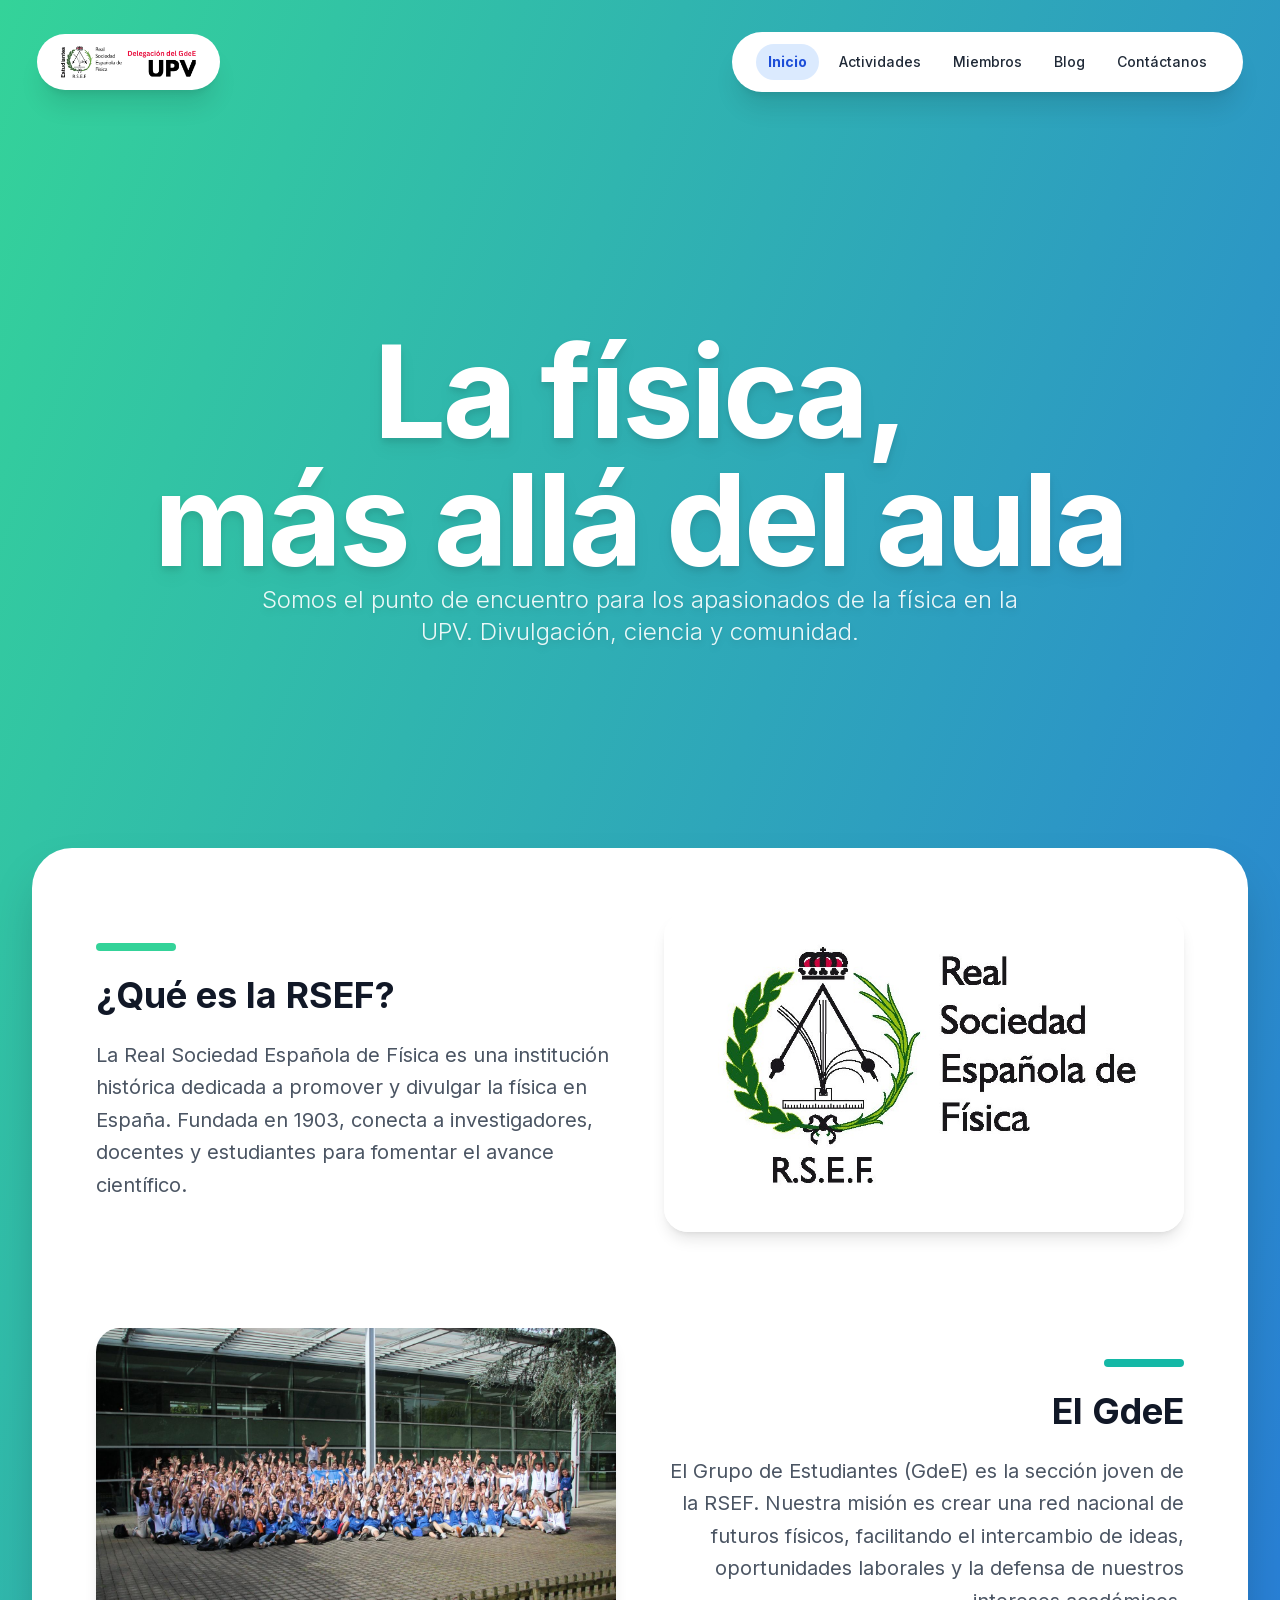
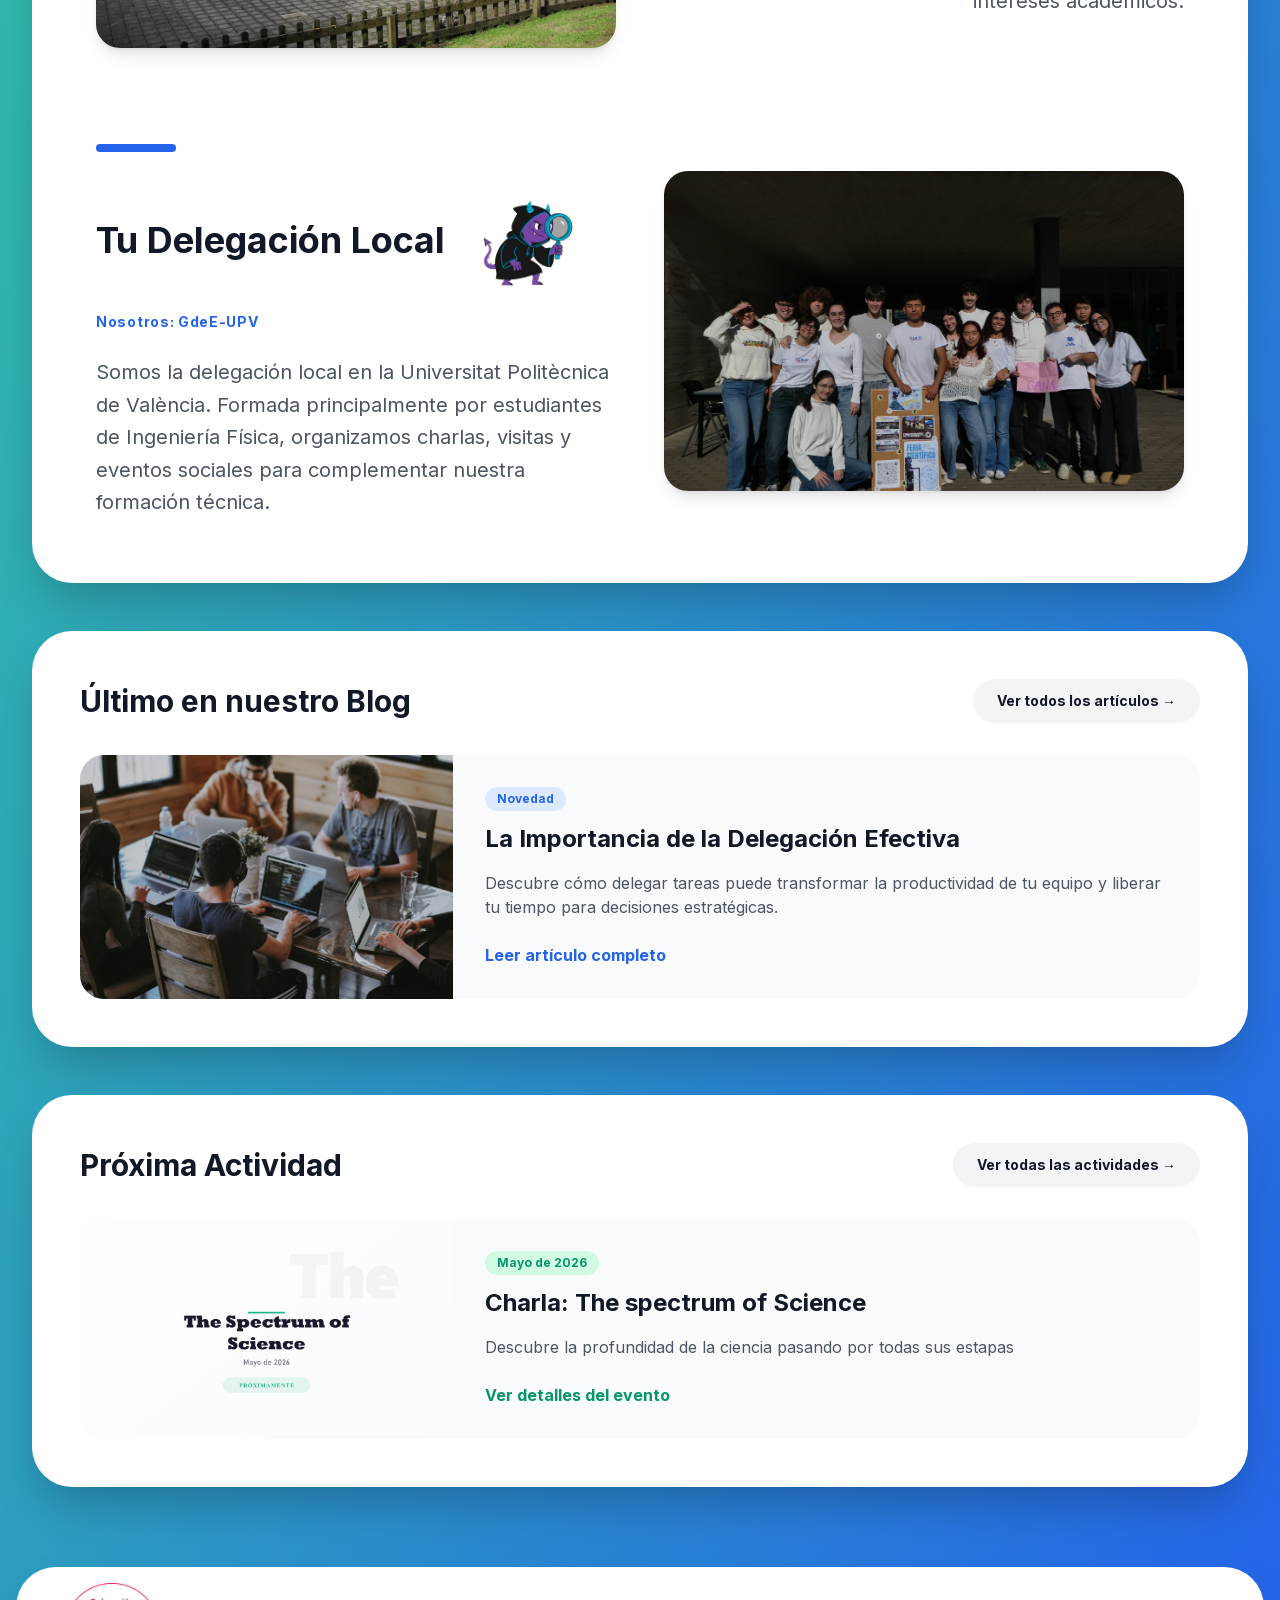
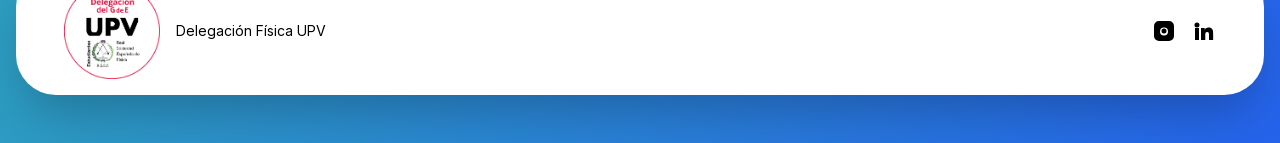
<file: index.html>
﻿<!DOCTYPE html><html lang="es"><head><meta charSet="utf-8"/><meta name="viewport" content="width=device-width, initial-scale=1"/><link rel="preload" as="image" href="./images/logo.png" fetchPriority="high"/><link rel="preload" as="image" href="./images/home/logo_RSEF.jpg" fetchPriority="high"/><link rel="stylesheet" href="./_next/static/css/4289b209d06cdaaa.css" data-precedence="next"/></head><body class="__className_f367f3 min-h-screen w-full bg-gradient-to-br from-emerald-400 to-blue-600 text-white"><header class="fixed top-8 left-0 right-0 z-50 flex justify-center px-4 pointer-events-none"><div class="flex items-center relative transition-all duration-75 ease-out pointer-events-auto" style="background-color:rgba(255, 255, 255, 0);backdrop-filter:blur(0px);box-shadow:none;border-radius:9999px;padding:0rem 0rem"><div class="flex items-center px-6 py-3 rounded-full transition-all duration-75" style="background-color:rgba(255, 255, 255, 1);box-shadow:0 20px 25px -5px rgb(0 0 0 / 0.1), 0 8px 10px -6px rgb(0 0 0 / 0.1)"><a class="flex items-center gap-2 hover:opacity-80 transition-opacity" href="./index.html"><img alt="Logo" fetchPriority="high" width="135" height="32" decoding="async" data-nimg="1" class="h-8 w-auto object-contain" style="color:transparent" src="./images/logo.png"/></a></div><div style="width:40vw;height:1px"></div><nav class="hidden sm:flex items-center gap-1 sm:gap-2 text-sm font-medium text-gray-800 px-6 py-3 rounded-full transition-all duration-75" style="background-color:rgba(255, 255, 255, 1);box-shadow:0 20px 25px -5px rgb(0 0 0 / 0.1), 0 8px 10px -6px rgb(0 0 0 / 0.1)"><a class="px-3 py-2 rounded-full transition-all duration-300 bg-blue-100 text-blue-700 font-bold" href="./index.html">Inicio</a><a class="px-3 py-2 rounded-full transition-all duration-300 hover:bg-gray-100 hover:text-blue-600" href="./actividades.html">Actividades</a><a class="px-3 py-2 rounded-full transition-all duration-300 hover:bg-gray-100 hover:text-blue-600" href="./sobre-nosotros.html">Miembros</a><a class="px-3 py-2 rounded-full transition-all duration-300 hover:bg-gray-100 hover:text-blue-600" href="./blog.html">Blog</a><a class="px-3 py-2 rounded-full transition-all duration-300 hover:bg-gray-100 hover:text-blue-600" href="./contactanos.html">Contáctanos</a></nav><div class="sm:hidden ml-2"><button aria-label="Abrir menú" aria-expanded="false" class="p-2 rounded-full bg-white bg-opacity-90 shadow-sm text-gray-800 focus:outline-none focus:ring-2 focus:ring-blue-500"><svg xmlns="http://www.w3.org/2000/svg" class="h-5 w-5" fill="none" viewBox="0 0 24 24" stroke="currentColor" stroke-width="2" aria-hidden="true"><path stroke-linecap="round" stroke-linejoin="round" d="M4 6h16M4 12h16M4 18h16"></path></svg></button></div></div></header><main class="min-h-screen pt-32 px-4"><div class="container mx-auto pb-20"><div class="flex min-h-[80vh] flex-col items-center justify-center text-center"><h1 class="max-w-6xl text-6xl font-bold tracking-tight text-white md:text-8xl lg:text-9xl leading-tight drop-shadow-lg">La física, <br/>más allá del aula</h1><p class="max-w-3xl text-xl md:text-2xl text-white/90 font-light leading-relaxed drop-shadow-md">Somos el punto de encuentro para los apasionados de la física en la UPV. Divulgación, ciencia y comunidad.</p></div><div class="mx-4 rounded-[2.5rem] bg-white p-8 shadow-2xl lg:p-16 mb-12"><div class="flex flex-col gap-24"><div class="flex flex-col md:flex-row items-center gap-12"><div class="flex-1 text-left"><div class="h-2 w-20 bg-emerald-400 rounded-full mb-6"></div><h2 class="text-4xl font-bold text-gray-900 mb-6">¿Qué es la RSEF?</h2><p class="text-gray-600 leading-relaxed text-xl">La Real Sociedad Española de Física es una institución histórica dedicada a promover y divulgar la física en España. Fundada en 1903, conecta a investigadores, docentes y estudiantes para fomentar el avance científico.</p></div><div class="flex-1 w-full"><div class="relative h-64 md:h-80 w-full overflow-hidden rounded-3xl shadow-lg transform transition-transform hover:scale-[1.02] duration-500"><img alt="RSEF Física" fetchPriority="high" decoding="async" data-nimg="fill" class="object-contain bg-white" style="position:absolute;height:100%;width:100%;left:0;top:0;right:0;bottom:0;color:transparent" src="./images/home/logo_RSEF.jpg"/></div></div></div><div class="flex flex-col md:flex-row items-center gap-12"><div class="flex-1 w-full order-2 md:order-1"><div class="relative h-64 md:h-80 w-full overflow-hidden rounded-3xl shadow-lg transform transition-transform hover:scale-[1.02] duration-500"><img alt="Grupo de Estudiantes" loading="lazy" decoding="async" data-nimg="fill" class="object-cover" style="position:absolute;height:100%;width:100%;left:0;top:0;right:0;bottom:0;color:transparent" src="./images/home/ENEF25.jpeg"/></div></div><div class="flex-1 text-right order-1 md:order-2 flex flex-col items-end"><div class="h-2 w-20 bg-teal-500 rounded-full mb-6"></div><h2 class="text-4xl font-bold text-gray-900 mb-6">El GdeE</h2><p class="text-gray-600 leading-relaxed text-xl">El Grupo de Estudiantes (GdeE) es la sección joven de la RSEF. Nuestra misión es crear una red nacional de futuros físicos, facilitando el intercambio de ideas, oportunidades laborales y la defensa de nuestros intereses académicos.</p></div></div><div class="flex flex-col md:flex-row items-center gap-12"><div class="flex-1 text-left"><div class="h-2 w-20 bg-blue-600 rounded-full mb-6"></div><div class="mb-6"><div class="flex items-center gap-4"><h2 class="text-4xl font-bold text-gray-900">Tu Delegación Local</h2><img alt="Mascota Maxwell" loading="lazy" width="128" height="128" decoding="async" data-nimg="1" class="h-32 w-auto object-contain animate-bounce" style="color:transparent" src="./images/home/d.maxwell_01.png"/></div><p class="text-sm font-bold text-blue-600 tracking-wider mt-2">Nosotros: GdeE-UPV</p></div><p class="text-gray-600 leading-relaxed text-xl">Somos la delegación local en la Universitat Politècnica de València. Formada principalmente por estudiantes de Ingeniería Física, organizamos charlas, visitas y eventos sociales para complementar nuestra formación técnica.</p></div><div class="flex-1 w-full"><div class="relative h-64 md:h-80 w-full overflow-hidden rounded-3xl shadow-lg transform transition-transform hover:scale-[1.02] duration-500"><img alt="Delegación UPV" loading="lazy" decoding="async" data-nimg="fill" class="object-cover" style="position:absolute;height:100%;width:100%;left:0;top:0;right:0;bottom:0;color:transparent" src="./images/home/DELE.jpg"/></div></div></div></div></div><div class="mx-4 rounded-[2.5rem] bg-white p-8 shadow-2xl lg:p-12 mb-12"><div class="flex flex-col md:flex-row items-center justify-between gap-8 mb-8"><h2 class="text-3xl font-bold text-gray-900">Último en nuestro Blog</h2><a href="./blog.html" class="rounded-full bg-gray-100 px-6 py-3 text-sm font-bold text-gray-900 transition-all hover:bg-blue-100 hover:text-blue-700">Ver todos los artículos →</a></div><div class="group relative overflow-hidden rounded-3xl bg-gray-50 transition-all hover:shadow-lg"><div class="flex flex-col md:flex-row"><div class="relative h-64 md:h-auto md:w-1/3 overflow-hidden"><img alt="Delegación Efectiva" loading="lazy" decoding="async" data-nimg="fill" class="object-cover transition-transform duration-500 group-hover:scale-105" style="position:absolute;height:100%;width:100%;left:0;top:0;right:0;bottom:0;color:transparent" src="./images/blog/delegacion.jpg"/></div><div class="flex flex-col justify-center p-8 md:w-2/3"><span class="mb-3 w-fit rounded-full bg-blue-100 px-3 py-1 text-xs font-bold text-blue-600">Novedad</span><h3 class="mb-4 text-2xl font-bold text-gray-900">La Importancia de la Delegación Efectiva</h3><p class="mb-6 text-gray-600 line-clamp-2">Descubre cómo delegar tareas puede transformar la productividad de tu equipo y liberar tu tiempo para decisiones estratégicas.</p><a href="./blog.html" class="font-bold text-blue-600 hover:text-blue-800">Leer artículo completo</a></div></div></div></div><div class="mx-4 rounded-[2.5rem] bg-white p-8 shadow-2xl lg:p-12"><div class="flex flex-col md:flex-row items-center justify-between gap-8 mb-8"><h2 class="text-3xl font-bold text-gray-900">Próxima Actividad</h2><a href="./actividades.html" class="rounded-full bg-gray-100 px-6 py-3 text-sm font-bold text-gray-900 transition-all hover:bg-emerald-100 hover:text-emerald-700">Ver todas las actividades →</a></div><div class="group relative overflow-hidden rounded-3xl bg-gray-50 transition-all hover:shadow-lg"><div class="flex flex-col md:flex-row"><div class="relative h-64 md:h-auto md:w-1/3 overflow-hidden"><img alt="Charla: The spectrum of Science" loading="lazy" decoding="async" data-nimg="fill" class="object-cover transition-transform duration-500 group-hover:scale-105" style="position:absolute;height:100%;width:100%;left:0;top:0;right:0;bottom:0;color:transparent" src="./images/activities/SPECTRUM.jpg"/></div><div class="flex flex-col justify-center p-8 md:w-2/3"><span class="mb-3 w-fit rounded-full bg-emerald-100 px-3 py-1 text-xs font-bold text-emerald-600">Mayo de 2026</span><h3 class="mb-4 text-2xl font-bold text-gray-900">Charla: The spectrum of Science</h3><p class="mb-6 text-gray-600 line-clamp-2">Descubre la profundidad de la ciencia pasando por todas sus estapas</p><a href="./actividades.html" class="font-bold text-emerald-600 hover:text-emerald-800">Ver detalles del evento</a></div></div></div></div></div></main><footer class="mb-12"><div class="mx-4 rounded-[2.5rem] bg-white p-4 shadow-2xl"><div class="max-w-6xl mx-auto flex items-center justify-between"><div class="flex items-center gap-4"><div class="relative h-24 w-24"><img alt="Logo Delegación" loading="lazy" decoding="async" data-nimg="fill" class="object-contain" style="position:absolute;height:100%;width:100%;left:0;top:0;right:0;bottom:0;color:transparent" src="./images/footer/pegatina.jpeg"/></div><span class="text-sm text-black">Delegación Física UPV</span></div><div class="flex space-x-4"><a href="https://www.instagram.com/estudiantesrsef_upv/" target="_blank" rel="noopener noreferrer" aria-label="Instagram" class="text-black hover:text-pink-600"><svg class="text-black" width="24" height="24" viewBox="0 0 24 24" fill="currentColor" aria-hidden="true"><path d="M7 2h10a5 5 0 0 1 5 5v10a5 5 0 0 1-5 5H7a5 5 0 0 1-5-5V7a5 5 0 0 1 5-5zm5 6.5a4 4 0 1 0 0 8 4 4 0 0 0 0-8zm5.5-.75a1.25 1.25 0 1 1 0 2.5 1.25 1.25 0 0 1 0-2.5zM12 9.5a2.5 2.5 0 1 1 0 5 2.5 2.5 0 0 1 0-5z"></path></svg></a><a href="https://www.linkedin.com/company/grupo-de-estudiantes-rsef/" target="_blank" rel="noopener noreferrer" aria-label="LinkedIn" class="text-black hover:text-blue-600"><svg class="text-black" width="24" height="24" viewBox="0 0 24 24" fill="currentColor" aria-hidden="true"><path d="M4.98 3.5a2.5 2.5 0 1 1 0 5 2.5 2.5 0 0 1 0-5zM3 9h4v12H3zM9 9h3.7v1.65h.05c.52-.99 1.8-2.03 3.7-2.03 3.95 0 4.7 2.6 4.7 5.98V21H17v-5.2c0-1.24-.02-2.84-1.73-2.84-1.74 0-2.01 1.36-2.01 2.76V21H9z"></path></svg></a></div></div></div></footer>

<script src="./js/main.js" charset="utf-8"></script>
</body></html>
</file>
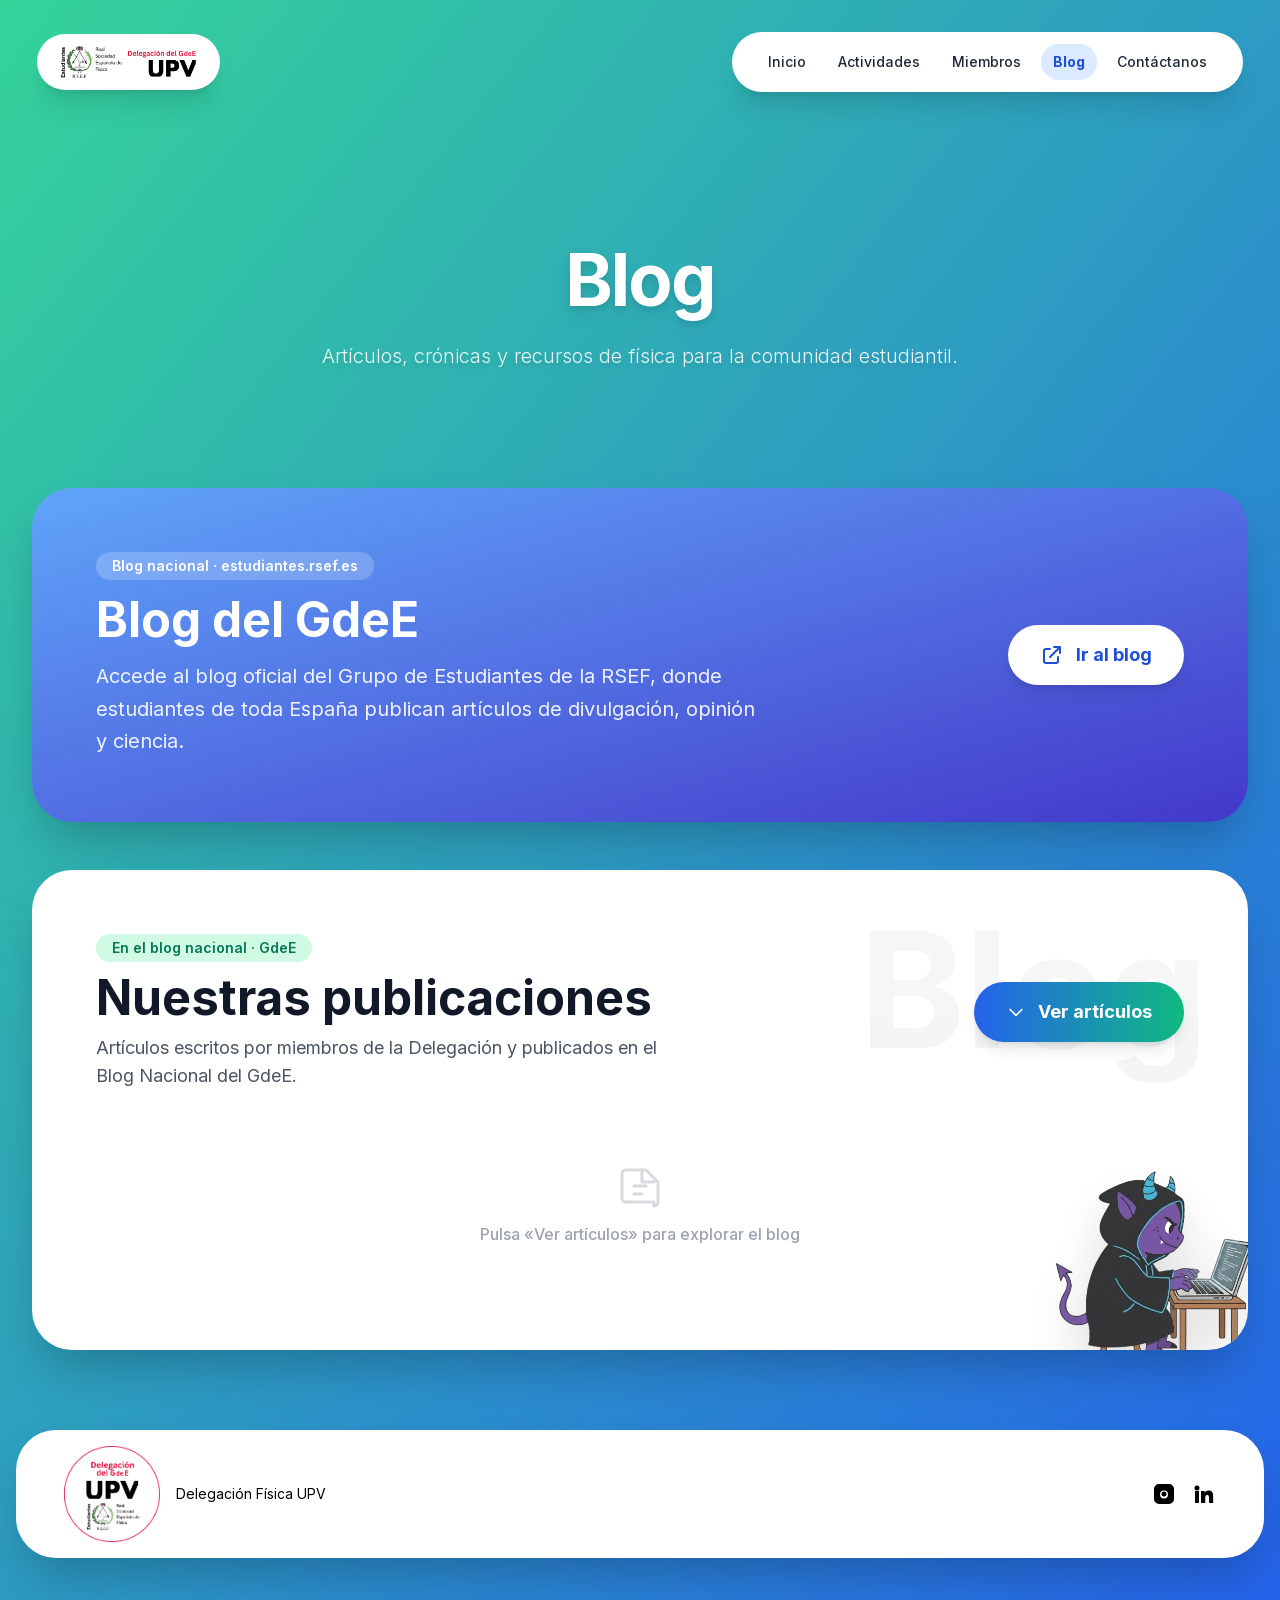
<file: blog.html>
﻿<!DOCTYPE html><html lang="es"><head><meta charSet="utf-8"/><meta name="viewport" content="width=device-width, initial-scale=1"/><link rel="preload" as="image" href="./images/logo.png" fetchPriority="high"/><link rel="stylesheet" href="./_next/static/css/4289b209d06cdaaa.css" data-precedence="next"/></head><body class="__className_f367f3 min-h-screen w-full bg-gradient-to-br from-emerald-400 to-blue-600 text-white"><header class="fixed top-8 left-0 right-0 z-50 flex justify-center px-4 pointer-events-none"><div class="flex items-center relative transition-all duration-75 ease-out pointer-events-auto" style="background-color:rgba(255, 255, 255, 0);backdrop-filter:blur(0px);box-shadow:none;border-radius:9999px;padding:0rem 0rem"><div class="flex items-center px-6 py-3 rounded-full transition-all duration-75" style="background-color:rgba(255, 255, 255, 1);box-shadow:0 20px 25px -5px rgb(0 0 0 / 0.1), 0 8px 10px -6px rgb(0 0 0 / 0.1)"><a class="flex items-center gap-2 hover:opacity-80 transition-opacity" href="./index.html"><img alt="Logo" fetchPriority="high" width="135" height="32" decoding="async" data-nimg="1" class="h-8 w-auto object-contain" style="color:transparent" src="./images/logo.png"/></a></div><div style="width:40vw;height:1px"></div><nav class="hidden sm:flex items-center gap-1 sm:gap-2 text-sm font-medium text-gray-800 px-6 py-3 rounded-full transition-all duration-75" style="background-color:rgba(255, 255, 255, 1);box-shadow:0 20px 25px -5px rgb(0 0 0 / 0.1), 0 8px 10px -6px rgb(0 0 0 / 0.1)"><a class="px-3 py-2 rounded-full transition-all duration-300 hover:bg-gray-100 hover:text-blue-600" href="./index.html">Inicio</a><a class="px-3 py-2 rounded-full transition-all duration-300 hover:bg-gray-100 hover:text-blue-600" href="./actividades.html">Actividades</a><a class="px-3 py-2 rounded-full transition-all duration-300 hover:bg-gray-100 hover:text-blue-600" href="./sobre-nosotros.html">Miembros</a><a class="px-3 py-2 rounded-full transition-all duration-300 bg-blue-100 text-blue-700 font-bold" href="./blog.html">Blog</a><a class="px-3 py-2 rounded-full transition-all duration-300 hover:bg-gray-100 hover:text-blue-600" href="./contactanos.html">Contáctanos</a></nav><div class="sm:hidden ml-2"><button aria-label="Abrir menú" aria-expanded="false" class="p-2 rounded-full bg-white bg-opacity-90 shadow-sm text-gray-800 focus:outline-none focus:ring-2 focus:ring-blue-500"><svg xmlns="http://www.w3.org/2000/svg" class="h-5 w-5" fill="none" viewBox="0 0 24 24" stroke="currentColor" stroke-width="2" aria-hidden="true"><path stroke-linecap="round" stroke-linejoin="round" d="M4 6h16M4 12h16M4 18h16"></path></svg></button></div></div></header><main class="min-h-screen pt-32 px-4"><div class="container mx-auto pb-20"><div class="flex min-h-[40vh] flex-col items-center justify-center text-center"><h1 class="max-w-4xl text-5xl font-bold tracking-tight text-white md:text-7xl drop-shadow-lg">Blog</h1><p class="max-w-2xl mt-6 text-xl text-white/90 font-light leading-relaxed drop-shadow-md">Artículos, crónicas y recursos de física para la comunidad estudiantil.</p></div><div class="mx-4 rounded-[2.5rem] bg-gradient-to-br from-blue-400 to-indigo-700 p-8 lg:p-16 shadow-2xl mb-12 text-white relative overflow-hidden"><div class="absolute top-0 left-0 w-full h-full opacity-10 pointer-events-none" style="background-image:radial-gradient(circle, rgba(255,255,255,0.3) 1px, transparent 1px);background-size:24px 24px"></div><div class="relative z-10 flex flex-col lg:flex-row items-start lg:items-center justify-between gap-8"><div class="max-w-2xl"><span class="inline-block rounded-full bg-white/20 px-4 py-1 text-sm font-semibold mb-4">Blog nacional · estudiantes.rsef.es</span><h2 class="text-4xl md:text-5xl font-bold mb-4">Blog del GdeE</h2><p class="text-xl text-white/90 leading-relaxed">Accede al blog oficial del Grupo de Estudiantes de la RSEF, donde estudiantes de toda España publican artículos de divulgación, opinión y ciencia.</p></div><a href="https://estudiantes.rsef.es/blog/" target="_blank" rel="noopener noreferrer" class="shrink-0 inline-flex items-center gap-3 rounded-full bg-white px-8 py-4 text-lg font-bold text-blue-700 shadow-lg transition-all hover:scale-105 hover:shadow-xl active:scale-95"><svg xmlns="http://www.w3.org/2000/svg" class="h-6 w-6" fill="none" viewBox="0 0 24 24" stroke="currentColor"><path stroke-linecap="round" stroke-linejoin="round" stroke-width="2" d="M10 6H6a2 2 0 00-2 2v10a2 2 0 002 2h10a2 2 0 002-2v-4M14 4h6m0 0v6m0-6L10 14"></path></svg>Ir al blog</a></div></div><div class="mx-4 rounded-[2.5rem] bg-white p-8 lg:p-16 shadow-2xl relative overflow-hidden"><div class="absolute top-0 right-0 p-10 opacity-[0.04] font-bold text-[10rem] leading-none text-gray-900 select-none pointer-events-none">Blog</div><div class="relative z-10"><div class="flex flex-col lg:flex-row items-start lg:items-center justify-between gap-6 mb-8"><div><span class="inline-block rounded-full bg-emerald-100 text-emerald-700 px-4 py-1 text-sm font-semibold mb-3">En el blog nacional · GdeE</span><h2 class="text-4xl md:text-5xl font-bold text-gray-900">Nuestras publicaciones</h2><p class="mt-3 text-lg text-gray-600 max-w-xl">Artículos escritos por miembros de la Delegación y publicados en el Blog Nacional del GdeE.</p></div><button class="shrink-0 inline-flex items-center gap-3 rounded-full bg-gradient-to-r from-blue-600 to-emerald-500 px-8 py-4 text-lg font-bold text-white shadow-lg transition-all hover:scale-105 hover:shadow-xl active:scale-95"><svg xmlns="http://www.w3.org/2000/svg" class="h-5 w-5" fill="none" viewBox="0 0 24 24" stroke="currentColor"><path stroke-linecap="round" stroke-linejoin="round" stroke-width="2" d="M19 9l-7 7-7-7"></path></svg>Ver artículos</button></div><div class="flex flex-col items-center justify-center py-10 text-gray-400 gap-3"><svg xmlns="http://www.w3.org/2000/svg" class="h-12 w-12 opacity-40" fill="none" viewBox="0 0 24 24" stroke="currentColor"><path stroke-linecap="round" stroke-linejoin="round" stroke-width="1.5" d="M19 20H5a2 2 0 01-2-2V6a2 2 0 012-2h10l6 6v10a2 2 0 01-2 2z"></path><path stroke-linecap="round" stroke-linejoin="round" stroke-width="1.5" d="M13 4v6h6M9 12h6M9 16h4"></path></svg><p class="text-base font-medium">Pulsa «Ver artículos» para explorar el blog</p></div></div><div class="absolute -bottom-9 -right-9 hidden md:block"><img alt="Demonio blog" loading="lazy" width="256" height="256" decoding="async" data-nimg="1" class="h-64 w-auto object-contain drop-shadow-2xl opacity-90 hover:opacity-100 hover:scale-105 transition-all duration-300" style="color:transparent" src="./images/demonio/demonio1.png"/></div></div></div></main><footer class="mb-12"><div class="mx-4 rounded-[2.5rem] bg-white p-4 shadow-2xl"><div class="max-w-6xl mx-auto flex items-center justify-between"><div class="flex items-center gap-4"><div class="relative h-24 w-24"><img alt="Logo Delegación" loading="lazy" decoding="async" data-nimg="fill" class="object-contain" style="position:absolute;height:100%;width:100%;left:0;top:0;right:0;bottom:0;color:transparent" src="./images/footer/pegatina.jpeg"/></div><span class="text-sm text-black">Delegación Física UPV</span></div><div class="flex space-x-4"><a href="https://www.instagram.com/estudiantesrsef_upv/" target="_blank" rel="noopener noreferrer" aria-label="Instagram" class="text-black hover:text-pink-600"><svg class="text-black" width="24" height="24" viewBox="0 0 24 24" fill="currentColor" aria-hidden="true"><path d="M7 2h10a5 5 0 0 1 5 5v10a5 5 0 0 1-5 5H7a5 5 0 0 1-5-5V7a5 5 0 0 1 5-5zm5 6.5a4 4 0 1 0 0 8 4 4 0 0 0 0-8zm5.5-.75a1.25 1.25 0 1 1 0 2.5 1.25 1.25 0 0 1 0-2.5zM12 9.5a2.5 2.5 0 1 1 0 5 2.5 2.5 0 0 1 0-5z"></path></svg></a><a href="https://www.linkedin.com/company/grupo-de-estudiantes-rsef/" target="_blank" rel="noopener noreferrer" aria-label="LinkedIn" class="text-black hover:text-blue-600"><svg class="text-black" width="24" height="24" viewBox="0 0 24 24" fill="currentColor" aria-hidden="true"><path d="M4.98 3.5a2.5 2.5 0 1 1 0 5 2.5 2.5 0 0 1 0-5zM3 9h4v12H3zM9 9h3.7v1.65h.05c.52-.99 1.8-2.03 3.7-2.03 3.95 0 4.7 2.6 4.7 5.98V21H17v-5.2c0-1.24-.02-2.84-1.73-2.84-1.74 0-2.01 1.36-2.01 2.76V21H9z"></path></svg></a></div></div></div></footer>

<script src="./js/main.js" charset="utf-8"></script>
<script src="./js/blog.js" charset="utf-8"></script>
</body></html>
</file>
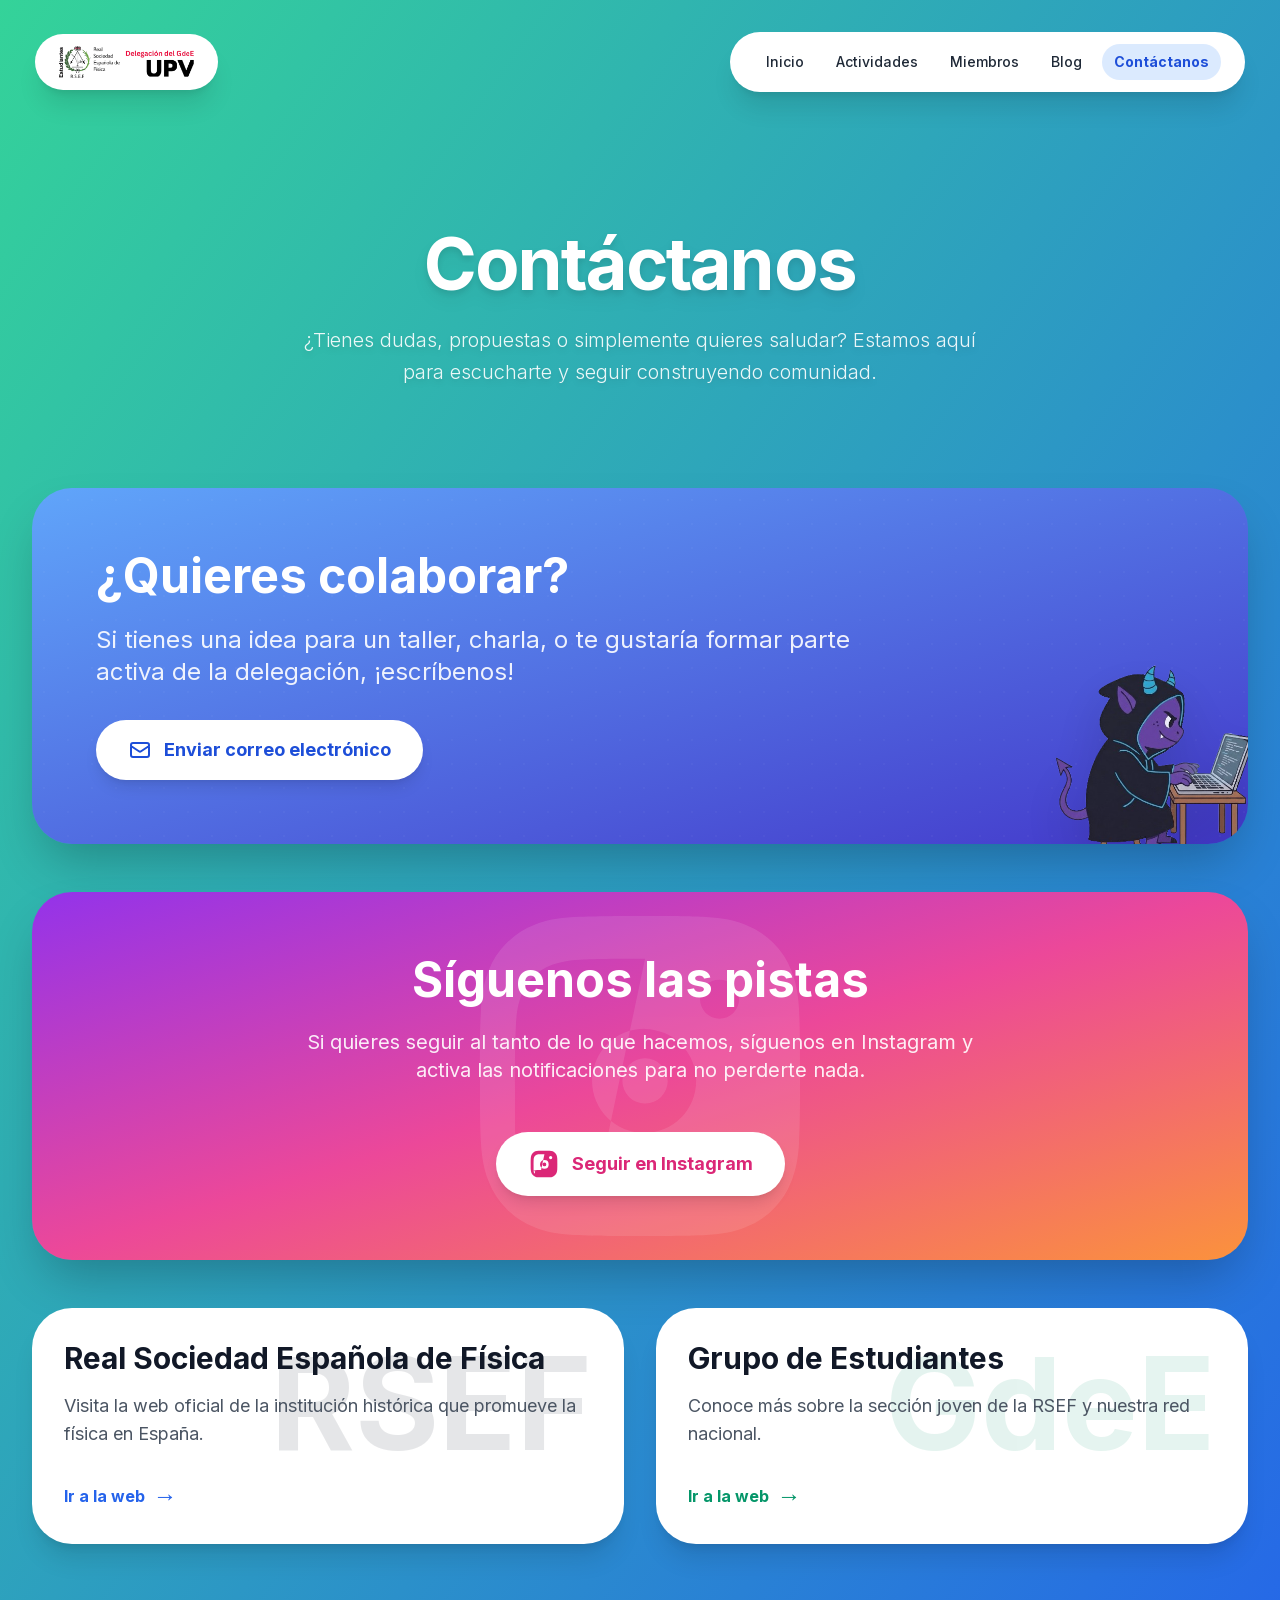
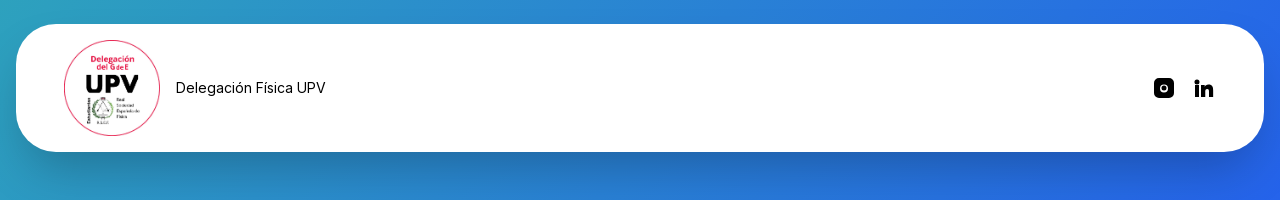
<file: contactanos.html>
﻿<!DOCTYPE html><html lang="es"><head><meta charSet="utf-8"/><meta name="viewport" content="width=device-width, initial-scale=1"/><link rel="preload" as="image" href="./images/logo.png" fetchPriority="high"/><link rel="stylesheet" href="./_next/static/css/4289b209d06cdaaa.css" data-precedence="next"/></head><body class="__className_f367f3 min-h-screen w-full bg-gradient-to-br from-emerald-400 to-blue-600 text-white"><header class="fixed top-8 left-0 right-0 z-50 flex justify-center px-4 pointer-events-none"><div class="flex items-center relative transition-all duration-75 ease-out pointer-events-auto" style="background-color:rgba(255, 255, 255, 0);backdrop-filter:blur(0px);box-shadow:none;border-radius:9999px;padding:0rem 0rem"><div class="flex items-center px-6 py-3 rounded-full transition-all duration-75" style="background-color:rgba(255, 255, 255, 1);box-shadow:0 20px 25px -5px rgb(0 0 0 / 0.1), 0 8px 10px -6px rgb(0 0 0 / 0.1)"><a class="flex items-center gap-2 hover:opacity-80 transition-opacity" href="./index.html"><img alt="Logo" fetchPriority="high" width="135" height="32" decoding="async" data-nimg="1" class="h-8 w-auto object-contain" style="color:transparent" src="./images/logo.png"/></a></div><div style="width:40vw;height:1px"></div><nav class="hidden sm:flex items-center gap-1 sm:gap-2 text-sm font-medium text-gray-800 px-6 py-3 rounded-full transition-all duration-75" style="background-color:rgba(255, 255, 255, 1);box-shadow:0 20px 25px -5px rgb(0 0 0 / 0.1), 0 8px 10px -6px rgb(0 0 0 / 0.1)"><a class="px-3 py-2 rounded-full transition-all duration-300 hover:bg-gray-100 hover:text-blue-600" href="./index.html">Inicio</a><a class="px-3 py-2 rounded-full transition-all duration-300 hover:bg-gray-100 hover:text-blue-600" href="./actividades.html">Actividades</a><a class="px-3 py-2 rounded-full transition-all duration-300 hover:bg-gray-100 hover:text-blue-600" href="./sobre-nosotros.html">Miembros</a><a class="px-3 py-2 rounded-full transition-all duration-300 hover:bg-gray-100 hover:text-blue-600" href="./blog.html">Blog</a><a class="px-3 py-2 rounded-full transition-all duration-300 bg-blue-100 text-blue-700 font-bold" href="./contactanos.html">Contáctanos</a></nav><div class="sm:hidden ml-2"><button aria-label="Abrir menú" aria-expanded="false" class="p-2 rounded-full bg-white bg-opacity-90 shadow-sm text-gray-800 focus:outline-none focus:ring-2 focus:ring-blue-500"><svg xmlns="http://www.w3.org/2000/svg" class="h-5 w-5" fill="none" viewBox="0 0 24 24" stroke="currentColor" stroke-width="2" aria-hidden="true"><path stroke-linecap="round" stroke-linejoin="round" d="M4 6h16M4 12h16M4 18h16"></path></svg></button></div></div></header><main class="min-h-screen pt-32 px-4"><div class="container mx-auto pb-20"><div class="flex min-h-[40vh] flex-col items-center justify-center text-center"><h1 class="max-w-4xl text-5xl font-bold tracking-tight text-white md:text-7xl drop-shadow-lg">Contáctanos</h1><p class="max-w-2xl mt-6 text-xl text-white/90 font-light leading-relaxed drop-shadow-md">¿Tienes dudas, propuestas o simplemente quieres saludar? Estamos aquí para escucharte y seguir construyendo comunidad.</p></div><div class="mx-4 rounded-[2.5rem] bg-gradient-to-br from-blue-400 to-indigo-700 p-8 lg:p-16 shadow-2xl mb-12 text-white relative overflow-hidden"><div class="absolute top-0 left-0 w-full h-full opacity-10" style="background-image:radial-gradient(circle, rgba(255,255,255,0.3) 1px, transparent 1px);background-size:24px 24px"></div><div class="relative z-10"><div class="max-w-3xl"><h2 class="text-4xl md:text-5xl font-bold mb-6">¿Quieres colaborar?</h2><p class="text-xl md:text-2xl text-white/90 mb-8 leading-relaxed">Si tienes una idea para un taller, charla, o te gustaría formar parte activa de la delegación, ¡escríbenos!</p><a href="mailto:g.estudiantesrsef.upv@gmail.com" class="inline-flex items-center gap-3 rounded-full bg-white px-8 py-4 text-lg font-bold text-blue-700 shadow-lg transition-transform hover:scale-105 active:scale-95"><svg xmlns="http://www.w3.org/2000/svg" class="h-6 w-6" fill="none" viewBox="0 0 24 24" stroke="currentColor"><path stroke-linecap="round" stroke-linejoin="round" stroke-width="2" d="M3 8l7.89 5.26a2 2 0 002.22 0L21 8M5 19h14a2 2 0 002-2V7a2 2 0 00-2-2H5a2 2 0 00-2 2v10a2 2 0 002 2z"></path></svg>Enviar correo electrónico</a></div></div><div class="absolute -bottom-9 -right-9 hidden md:block"><img alt="Demonio colaborador" loading="lazy" width="256" height="256" decoding="async" data-nimg="1" class="h-64 w-auto object-contain drop-shadow-2xl opacity-90 hover:opacity-100 hover:scale-105 transition-all duration-300" style="color:transparent" src="./images/demonio/demonio1.png"/></div></div><div class="mx-4 rounded-[2.5rem] bg-gradient-to-br from-purple-600 via-pink-500 to-orange-400 p-8 lg:p-16 shadow-2xl text-center mb-12 relative overflow-hidden group"><div class="absolute top-1/2 left-1/2 -translate-x-1/2 -translate-y-1/2 opacity-10 pointer-events-none transition-transform duration-700 group-hover:scale-110"><svg class="w-96 h-96 text-white" fill="currentColor" viewBox="0 0 24 24" aria-hidden="true"><path fill-rule="evenodd" d="M12.315 2c2.43 0 2.784.013 3.808.06 1.064.049 1.791.218 2.427.465a4.902 4.902 0 011.772 1.153 4.902 4.902 0 011.153 1.772c.247.636.416 1.363.465 2.427.048 1.067.06 1.407.06 4.123v.08c0 2.643-.012 2.987-.06 4.043-.049 1.064-.218 1.791-.465 2.427a4.902 4.902 0 01-1.153 1.772 4.902 4.902 0 01-1.772 1.153c-.636.247-1.363.416-2.427.465-1.067.048-1.407.06-4.123.06h-.08c-2.643 0-2.987-.012-4.043-.06-1.064-.049-1.791-.218-2.427-.465a4.902 4.902 0 01-1.772-1.153 4.902 4.902 0 01-1.153-1.772c-.247-.636-.416-1.363-.465-2.427-.047-1.024-.06-1.379-.06-3.808v-.63c0-2.43.013-2.784.06-3.808.049-1.064.218-1.791.465-2.427a4.902 4.902 0 011.153-1.772 4.902 4.902 0 011.772-1.153c.636-.247 1.363-.416 2.427-.465C9.673 2.013 10.03 2 12.488 2h-.173zM12.315 4.675c-2.677 0-2.997.01-4.047.059-.945.045-1.455.204-1.795.335-.469.182-.806.398-1.15.742-.35.344-.56.681-.742 1.15-.13.34-.29.85-.335 1.795-.048 1.05-.06 1.37-.06 4.047v.2c0 2.677.01 2.997.059 4.047.045.945.204 1.455.335 1.795.182.469.398.806.742-1.15.344.35.681.56-1.15-.742.459-.13.85-.29 1.795-.335 1.05-.048 1.37-.06 4.047-.06h-.2zm0 4.38a3.253 3.253 0 100 6.505 3.253 3.253 0 000-6.505zm0 1.838a1.415 1.415 0 110 2.83 1.415 1.415 0 010-2.83zm5.877-3.696a1.22 1.22 0 11-2.44 0 1.22 1.22 0 012.44 0z" clip-rule="evenodd"></path></svg></div><div class="relative z-10"><h2 class="text-4xl md:text-5xl font-bold text-white mb-6">Síguenos las pistas</h2><p class="text-xl text-white/90 max-w-2xl mx-auto mb-12">Si quieres seguir al tanto de lo que hacemos, síguenos en Instagram y activa las notificaciones para no perderte nada.</p><a href="https://www.instagram.com/estudiantesrsef_upv/" target="_blank" rel="noopener noreferrer" class="inline-flex items-center gap-3 rounded-full bg-white px-8 py-4 text-pink-600 text-lg font-bold shadow-lg transition-transform hover:scale-105 hover:shadow-xl hover:text-purple-600"><svg class="w-8 h-8" fill="currentColor" viewBox="0 0 24 24" aria-hidden="true"><path fill-rule="evenodd" d="M12.315 2c2.43 0 2.784.013 3.808.06 1.064.049 1.791.218 2.427.465a4.902 4.902 0 011.772 1.153 4.902 4.902 0 011.153 1.772c.247.636.416 1.363.465 2.427.048 1.067.06 1.407.06 4.123v.08c0 2.643-.012 2.987-.06 4.043-.049 1.064-.218 1.791-.465 2.427a4.902 4.902 0 01-1.153 1.772 4.902 4.902 0 01-1.772 1.153c-.636.247-1.363.416-2.427.465-1.067.048-1.407.06-4.123.06h-.08c-2.643 0-2.987-.012-4.043-.06-1.064-.049-1.791-.218-2.427-.465a4.902 4.902 0 01-1.772-1.153 4.902 4.902 0 01-1.153-1.772c-.247-.636-.416-1.363-.465-2.427-.047-1.024-.06-1.379-.06-3.808v-.63c0-2.43.013-2.784.06-3.808.049-1.064.218-1.791.465-2.427a4.902 4.902 0 011.153-1.772 4.902 4.902 0 011.772-1.153c.636-.247 1.363-.416 2.427-.465C9.673 2.013 10.03 2 12.488 2h-.173zM12.315 4.675c-2.677 0-2.997.01-4.047.059-.945.045-1.455.204-1.795.335-.469.182-.806.398-1.15.742-.35.344-.56.681-.742 1.15-.13.34-.29.85-.335 1.795-.048 1.05-.06 1.37-.06 4.047v.2c0 2.677.01 2.997.059 4.047.045.945.204 1.455.335 1.795.182.469.398.806.742-1.15.344.35.681.56-1.15-.742.459-.13.85-.29 1.795-.335 1.05-.048 1.37-.06 4.047-.06h-.2zm0 4.38a3.253 3.253 0 100 6.505 3.253 3.253 0 000-6.505zm0 1.838a1.415 1.415 0 110 2.83 1.415 1.415 0 010-2.83zm5.877-3.696a1.22 1.22 0 11-2.44 0 1.22 1.22 0 012.44 0z" clip-rule="evenodd"></path></svg>Seguir en Instagram</a></div></div><div class="grid grid-cols-1 lg:grid-cols-2 gap-8 px-4"><a href="https://rsef.es/" target="_blank" rel="noopener noreferrer" class="group relative overflow-hidden rounded-[2.5rem] bg-white p-8 shadow-xl transition-all hover:shadow-2xl hover:-translate-y-1"><div class="absolute top-0 right-0 p-8 opacity-10 font-bold text-9xl text-gray-900 group-hover:opacity-20 transition-opacity">RSEF</div><div class="relative z-10 flex flex-col h-full justify-between"><div><h3 class="text-3xl font-bold text-gray-900 mb-4">Real Sociedad Española de Física</h3><p class="text-gray-600 text-lg">Visita la web oficial de la institución histórica que promueve la física en España.</p></div><div class="mt-8 flex items-center gap-2 text-blue-600 font-bold group-hover:gap-4 transition-all">Ir a la web <span class="text-2xl">→</span></div></div></a><a href="https://estudiantes.rsef.es/" target="_blank" rel="noopener noreferrer" class="group relative overflow-hidden rounded-[2.5rem] bg-white p-8 shadow-xl transition-all hover:shadow-2xl hover:-translate-y-1"><div class="absolute top-0 right-0 p-8 opacity-10 font-bold text-9xl text-emerald-600 group-hover:opacity-20 transition-opacity">GdeE</div><div class="relative z-10 flex flex-col h-full justify-between"><div><h3 class="text-3xl font-bold text-gray-900 mb-4">Grupo de Estudiantes</h3><p class="text-gray-600 text-lg">Conoce más sobre la sección joven de la RSEF y nuestra red nacional.</p></div><div class="mt-8 flex items-center gap-2 text-emerald-600 font-bold group-hover:gap-4 transition-all">Ir a la web <span class="text-2xl">→</span></div></div></a></div></div></main><footer class="mb-12"><div class="mx-4 rounded-[2.5rem] bg-white p-4 shadow-2xl"><div class="max-w-6xl mx-auto flex items-center justify-between"><div class="flex items-center gap-4"><div class="relative h-24 w-24"><img alt="Logo Delegación" loading="lazy" decoding="async" data-nimg="fill" class="object-contain" style="position:absolute;height:100%;width:100%;left:0;top:0;right:0;bottom:0;color:transparent" src="./images/footer/pegatina.jpeg"/></div><span class="text-sm text-black">Delegación Física UPV</span></div><div class="flex space-x-4"><a href="https://www.instagram.com/estudiantesrsef_upv/" target="_blank" rel="noopener noreferrer" aria-label="Instagram" class="text-black hover:text-pink-600"><svg class="text-black" width="24" height="24" viewBox="0 0 24 24" fill="currentColor" aria-hidden="true"><path d="M7 2h10a5 5 0 0 1 5 5v10a5 5 0 0 1-5 5H7a5 5 0 0 1-5-5V7a5 5 0 0 1 5-5zm5 6.5a4 4 0 1 0 0 8 4 4 0 0 0 0-8zm5.5-.75a1.25 1.25 0 1 1 0 2.5 1.25 1.25 0 0 1 0-2.5zM12 9.5a2.5 2.5 0 1 1 0 5 2.5 2.5 0 0 1 0-5z"></path></svg></a><a href="https://www.linkedin.com/company/grupo-de-estudiantes-rsef/" target="_blank" rel="noopener noreferrer" aria-label="LinkedIn" class="text-black hover:text-blue-600"><svg class="text-black" width="24" height="24" viewBox="0 0 24 24" fill="currentColor" aria-hidden="true"><path d="M4.98 3.5a2.5 2.5 0 1 1 0 5 2.5 2.5 0 0 1 0-5zM3 9h4v12H3zM9 9h3.7v1.65h.05c.52-.99 1.8-2.03 3.7-2.03 3.95 0 4.7 2.6 4.7 5.98V21H17v-5.2c0-1.24-.02-2.84-1.73-2.84-1.74 0-2.01 1.36-2.01 2.76V21H9z"></path></svg></a></div></div></div></footer>

<script src="./js/main.js" charset="utf-8"></script>
</body></html>
</file>
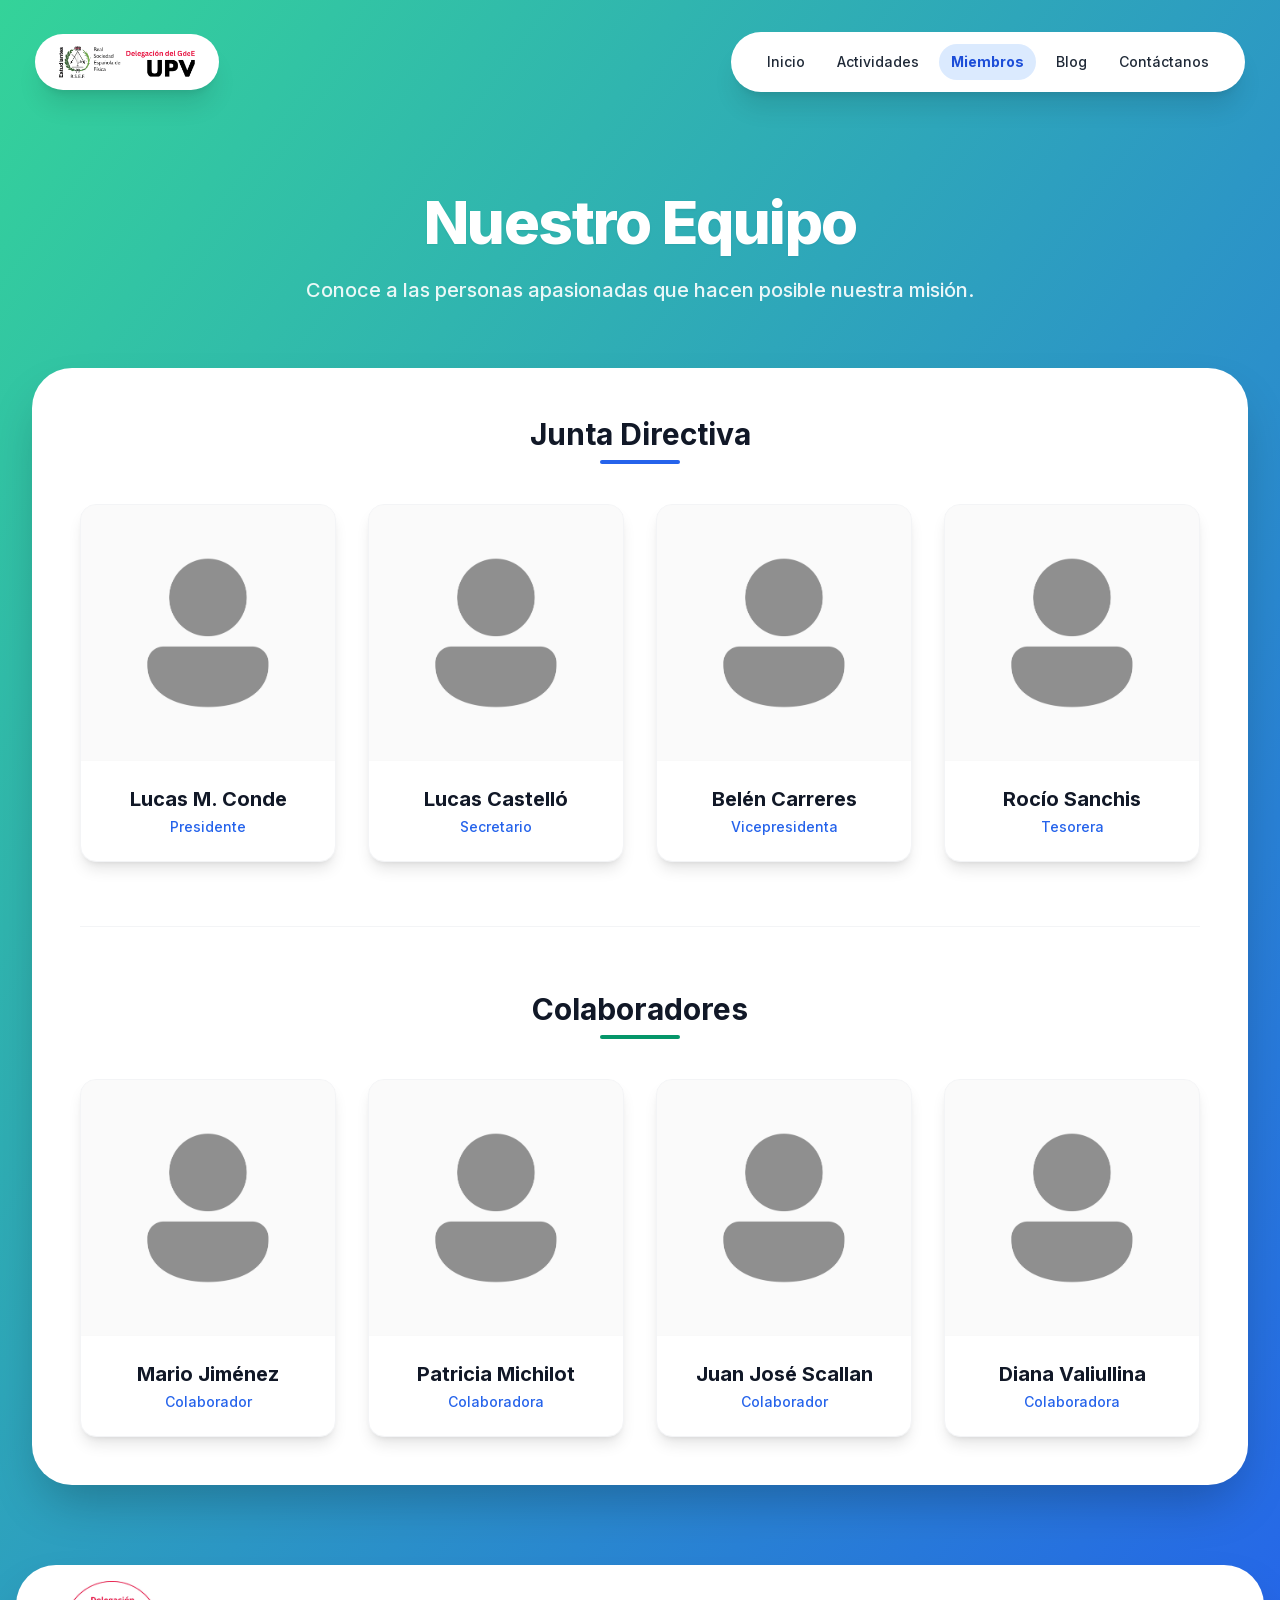
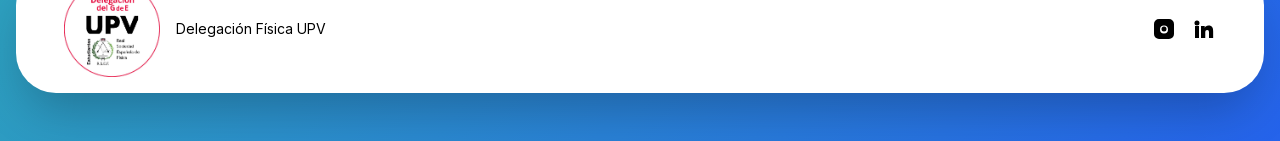
<file: sobre-nosotros.html>
<!DOCTYPE html><html lang="es"><head><meta charSet="utf-8"/><meta name="viewport" content="width=device-width, initial-scale=1"/><link rel="preload" as="image" href="./images/logo.png" fetchPriority="high"/><link rel="stylesheet" href="./_next/static/css/4289b209d06cdaaa.css" data-precedence="next"/></head><body class="__className_f367f3 min-h-screen w-full bg-gradient-to-br from-emerald-400 to-blue-600 text-white"><header class="fixed top-8 left-0 right-0 z-50 flex justify-center px-4 pointer-events-none"><div class="flex items-center relative transition-all duration-75 ease-out pointer-events-auto" style="background-color:rgba(255, 255, 255, 0);backdrop-filter:blur(0px);box-shadow:none;border-radius:9999px;padding:0rem 0rem"><div class="flex items-center px-6 py-3 rounded-full transition-all duration-75" style="background-color:rgba(255, 255, 255, 1);box-shadow:0 20px 25px -5px rgb(0 0 0 / 0.1), 0 8px 10px -6px rgb(0 0 0 / 0.1)"><a class="flex items-center gap-2 hover:opacity-80 transition-opacity" href="./index.html"><img alt="Logo" fetchPriority="high" width="135" height="32" decoding="async" data-nimg="1" class="h-8 w-auto object-contain" style="color:transparent" src="./images/logo.png"/></a></div><div style="width:40vw;height:1px"></div><nav class="hidden sm:flex items-center gap-1 sm:gap-2 text-sm font-medium text-gray-800 px-6 py-3 rounded-full transition-all duration-75" style="background-color:rgba(255, 255, 255, 1);box-shadow:0 20px 25px -5px rgb(0 0 0 / 0.1), 0 8px 10px -6px rgb(0 0 0 / 0.1)"><a class="px-3 py-2 rounded-full transition-all duration-300 hover:bg-gray-100 hover:text-blue-600" href="./index.html">Inicio</a><a class="px-3 py-2 rounded-full transition-all duration-300 hover:bg-gray-100 hover:text-blue-600" href="./actividades.html">Actividades</a><a class="px-3 py-2 rounded-full transition-all duration-300 bg-blue-100 text-blue-700 font-bold" href="./sobre-nosotros.html">Miembros</a><a class="px-3 py-2 rounded-full transition-all duration-300 hover:bg-gray-100 hover:text-blue-600" href="./blog.html">Blog</a><a class="px-3 py-2 rounded-full transition-all duration-300 hover:bg-gray-100 hover:text-blue-600" href="./contactanos.html">Contáctanos</a></nav><div class="sm:hidden ml-2"><button aria-label="Abrir menú" aria-expanded="false" class="p-2 rounded-full bg-white bg-opacity-90 shadow-sm text-gray-800 focus:outline-none focus:ring-2 focus:ring-blue-500"><svg xmlns="http://www.w3.org/2000/svg" class="h-5 w-5" fill="none" viewBox="0 0 24 24" stroke="currentColor" stroke-width="2" aria-hidden="true"><path stroke-linecap="round" stroke-linejoin="round" d="M4 6h16M4 12h16M4 18h16"></path></svg></button></div></div></header><main class="min-h-screen pt-32 px-4"><div class="container mx-auto pb-20"><div class="py-16 text-center"><h1 class="text-5xl font-extrabold tracking-tight text-white sm:text-6xl drop-shadow-sm">Nuestro Equipo</h1><p class="mt-6 text-xl text-white/90 max-w-2xl mx-auto font-medium">Conoce a las personas apasionadas que hacen posible nuestra misión.</p></div><div class="mx-4 rounded-[2.5rem] bg-white p-8 shadow-2xl lg:p-12 space-y-16"><!-- ==================== JUNTA DIRECTIVA ==================== --><section><div class="mb-10 text-center"><h2 class="text-3xl font-bold text-gray-900">Junta Directiva</h2><div class="mt-2 h-1 w-20 bg-blue-600 mx-auto rounded-full"></div></div><div class="grid grid-cols-1 gap-8 sm:grid-cols-2 lg:grid-cols-4"><!-- Lucas M. Conde --><div class="flex flex-col h-full overflow-hidden
                rounded-2xl border border-gray-100 bg-white shadow-lg transition-all duration-300 hover:shadow-xl hover:-translate-y-1"><div class="relative h-64 w-full overflow-hidden bg-gray-100"><img alt="Lucas M. Conde" loading="lazy" decoding="async" data-nimg="fill" class="object-cover" style="position:absolute;height:100%;width:100%;left:0;top:0;right:0;bottom:0;color:transparent" src="./images/members/icon.png"/></div><div class="flex flex-col flex-grow text-center p-6"><h2 class="font-bold text-gray-900 mb-1 text-xl">Lucas M. Conde</h2><p class="font-medium text-blue-600 text-sm">Presidente</p></div></div><!-- Lucas Castelló --><div class="flex flex-col h-full overflow-hidden
                rounded-2xl border border-gray-100 bg-white shadow-lg transition-all duration-300 hover:shadow-xl hover:-translate-y-1"><div class="relative h-64 w-full overflow-hidden bg-gray-100"><img alt="Lucas Castelló" loading="lazy" decoding="async" data-nimg="fill" class="object-cover" style="position:absolute;height:100%;width:100%;left:0;top:0;right:0;bottom:0;color:transparent" src="./images/members/icon.png"/></div><div class="flex flex-col flex-grow text-center p-6"><h2 class="font-bold text-gray-900 mb-1 text-xl">Lucas Castelló</h2><p class="font-medium text-blue-600 text-sm">Secretario</p></div></div><!-- Belén Carreres --><div class="flex flex-col h-full overflow-hidden
                rounded-2xl border border-gray-100 bg-white shadow-lg transition-all duration-300 hover:shadow-xl hover:-translate-y-1"><div class="relative h-64 w-full overflow-hidden bg-gray-100"><img alt="Belén Carreres" loading="lazy" decoding="async" data-nimg="fill" class="object-cover" style="position:absolute;height:100%;width:100%;left:0;top:0;right:0;bottom:0;color:transparent" src="./images/members/icon.png"/></div><div class="flex flex-col flex-grow text-center p-6"><h2 class="font-bold text-gray-900 mb-1 text-xl">Belén Carreres</h2><p class="font-medium text-blue-600 text-sm">Vicepresidenta</p></div></div><!-- Rocío Sanchis --><div class="flex flex-col h-full overflow-hidden
                rounded-2xl border border-gray-100 bg-white shadow-lg transition-all duration-300 hover:shadow-xl hover:-translate-y-1"><div class="relative h-64 w-full overflow-hidden bg-gray-100"><img alt="Rocío Sanchis" loading="lazy" decoding="async" data-nimg="fill" class="object-cover" style="position:absolute;height:100%;width:100%;left:0;top:0;right:0;bottom:0;color:transparent" src="./images/members/icon.png"/></div><div class="flex flex-col flex-grow text-center p-6"><h2 class="font-bold text-gray-900 mb-1 text-xl">Rocío Sanchis</h2><p class="font-medium text-blue-600 text-sm">Tesorera</p></div></div></div></section><hr class="border-gray-100"/><!-- ==================== COLABORADORES ==================== --><section><div class="mb-10 text-center"><h2 class="text-3xl font-bold text-gray-900">Colaboradores</h2><div class="mt-2 h-1 w-20 bg-emerald-600 mx-auto rounded-full"></div></div><div class="grid grid-cols-1 gap-8 sm:grid-cols-2 lg:grid-cols-4"><!-- Mario Jiménez --><div class="flex flex-col h-full overflow-hidden
                rounded-2xl border border-gray-100 bg-white shadow-lg transition-all duration-300 hover:shadow-xl hover:-translate-y-1"><div class="relative h-64 w-full overflow-hidden bg-gray-100"><img alt="Mario Jiménez" loading="lazy" decoding="async" data-nimg="fill" class="object-cover" style="position:absolute;height:100%;width:100%;left:0;top:0;right:0;bottom:0;color:transparent" src="./images/members/icon.png"/></div><div class="flex flex-col flex-grow text-center p-6"><h2 class="font-bold text-gray-900 mb-1 text-xl">Mario Jiménez</h2><p class="font-medium text-blue-600 text-sm">Colaborador</p></div></div><!-- Patricia Michilot --><div class="flex flex-col h-full overflow-hidden
                rounded-2xl border border-gray-100 bg-white shadow-lg transition-all duration-300 hover:shadow-xl hover:-translate-y-1"><div class="relative h-64 w-full overflow-hidden bg-gray-100"><img alt="Patricia Michilot" loading="lazy" decoding="async" data-nimg="fill" class="object-cover" style="position:absolute;height:100%;width:100%;left:0;top:0;right:0;bottom:0;color:transparent" src="./images/members/icon.png"/></div><div class="flex flex-col flex-grow text-center p-6"><h2 class="font-bold text-gray-900 mb-1 text-xl">Patricia Michilot</h2><p class="font-medium text-blue-600 text-sm">Colaboradora</p></div></div><!-- Juan José Scallan --><div class="flex flex-col h-full overflow-hidden
                rounded-2xl border border-gray-100 bg-white shadow-lg transition-all duration-300 hover:shadow-xl hover:-translate-y-1"><div class="relative h-64 w-full overflow-hidden bg-gray-100"><img alt="Juan José Scallan" loading="lazy" decoding="async" data-nimg="fill" class="object-cover" style="position:absolute;height:100%;width:100%;left:0;top:0;right:0;bottom:0;color:transparent" src="./images/members/icon.png"/></div><div class="flex flex-col flex-grow text-center p-6"><h2 class="font-bold text-gray-900 mb-1 text-xl">Juan José Scallan</h2><p class="font-medium text-blue-600 text-sm">Colaborador</p></div></div><!-- Diana Valiullina --><div class="flex flex-col h-full overflow-hidden
                rounded-2xl border border-gray-100 bg-white shadow-lg transition-all duration-300 hover:shadow-xl hover:-translate-y-1"><div class="relative h-64 w-full overflow-hidden bg-gray-100"><img alt="Diana Valiullina" loading="lazy" decoding="async" data-nimg="fill" class="object-cover" style="position:absolute;height:100%;width:100%;left:0;top:0;right:0;bottom:0;color:transparent" src="./images/members/icon.png"/></div><div class="flex flex-col flex-grow text-center p-6"><h2 class="font-bold text-gray-900 mb-1 text-xl">Diana Valiullina</h2><p class="font-medium text-blue-600 text-sm">Colaboradora</p></div></div></div></section></div></div></main><footer class="mb-12"><div class="mx-4 rounded-[2.5rem] bg-white p-4 shadow-2xl"><div class="max-w-6xl mx-auto flex items-center justify-between"><div class="flex items-center gap-4"><div class="relative h-24 w-24"><img alt="Logo Delegación" loading="lazy" decoding="async" data-nimg="fill" class="object-contain" style="position:absolute;height:100%;width:100%;left:0;top:0;right:0;bottom:0;color:transparent" src="./images/footer/pegatina.jpeg"/></div><span class="text-sm text-black">Delegación Física UPV</span></div><div class="flex space-x-4"><a href="https://www.instagram.com/estudiantesrsef_upv/" target="_blank" rel="noopener noreferrer" aria-label="Instagram" class="text-black hover:text-pink-600"><svg class="text-black" width="24" height="24" viewBox="0 0 24 24" fill="currentColor" aria-hidden="true"><path d="M7 2h10a5 5 0 0 1 5 5v10a5 5 0 0 1-5 5H7a5 5 0 0 1-5-5V7a5 5 0 0 1 5-5zm5 6.5a4 4 0 1 0 0 8 4 4 0 0 0 0-8zm5.5-.75a1.25 1.25 0 1 1 0 2.5 1.25 1.25 0 0 1 0-2.5zM12 9.5a2.5 2.5 0 1 1 0 5 2.5 2.5 0 0 1 0-5z"></path></svg></a><a href="https://www.linkedin.com/company/grupo-de-estudiantes-rsef/" target="_blank" rel="noopener noreferrer" aria-label="LinkedIn" class="text-black hover:text-blue-600"><svg class="text-black" width="24" height="24" viewBox="0 0 24 24" fill="currentColor" aria-hidden="true"><path d="M4.98 3.5a2.5 2.5 0 1 1 0 5 2.5 2.5 0 0 1 0-5zM3 9h4v12H3zM9 9h3.7v1.65h.05c.52-.99 1.8-2.03 3.7-2.03 3.95 0 4.7 2.6 4.7 5.98V21H17v-5.2c0-1.24-.02-2.84-1.73-2.84-1.74 0-2.01 1.36-2.01 2.76V21H9z"></path></svg></a></div></div></div></footer>

<script src="./js/main.js" charset="utf-8"></script>
</body></html>
</file>
<file: _next/static/css/4289b209d06cdaaa.css>
﻿*,:after,:before{--tw-border-spacing-x:0;--tw-border-spacing-y:0;--tw-translate-x:0;--tw-translate-y:0;--tw-rotate:0;--tw-skew-x:0;--tw-skew-y:0;--tw-scale-x:1;--tw-scale-y:1;--tw-pan-x: ;--tw-pan-y: ;--tw-pinch-zoom: ;--tw-scroll-snap-strictness:proximity;--tw-gradient-from-position: ;--tw-gradient-via-position: ;--tw-gradient-to-position: ;--tw-ordinal: ;--tw-slashed-zero: ;--tw-numeric-figure: ;--tw-numeric-spacing: ;--tw-numeric-fraction: ;--tw-ring-inset: ;--tw-ring-offset-width:0px;--tw-ring-offset-color:#fff;--tw-ring-color:rgba(59,130,246,.5);--tw-ring-offset-shadow:0 0 #0000;--tw-ring-shadow:0 0 #0000;--tw-shadow:0 0 #0000;--tw-shadow-colored:0 0 #0000;--tw-blur: ;--tw-brightness: ;--tw-contrast: ;--tw-grayscale: ;--tw-hue-rotate: ;--tw-invert: ;--tw-saturate: ;--tw-sepia: ;--tw-drop-shadow: ;--tw-backdrop-blur: ;--tw-backdrop-brightness: ;--tw-backdrop-contrast: ;--tw-backdrop-grayscale: ;--tw-backdrop-hue-rotate: ;--tw-backdrop-invert: ;--tw-backdrop-opacity: ;--tw-backdrop-saturate: ;--tw-backdrop-sepia: ;--tw-contain-size: ;--tw-contain-layout: ;--tw-contain-paint: ;--tw-contain-style: }::backdrop{--tw-border-spacing-x:0;--tw-border-spacing-y:0;--tw-translate-x:0;--tw-translate-y:0;--tw-rotate:0;--tw-skew-x:0;--tw-skew-y:0;--tw-scale-x:1;--tw-scale-y:1;--tw-pan-x: ;--tw-pan-y: ;--tw-pinch-zoom: ;--tw-scroll-snap-strictness:proximity;--tw-gradient-from-position: ;--tw-gradient-via-position: ;--tw-gradient-to-position: ;--tw-ordinal: ;--tw-slashed-zero: ;--tw-numeric-figure: ;--tw-numeric-spacing: ;--tw-numeric-fraction: ;--tw-ring-inset: ;--tw-ring-offset-width:0px;--tw-ring-offset-color:#fff;--tw-ring-color:rgba(59,130,246,.5);--tw-ring-offset-shadow:0 0 #0000;--tw-ring-shadow:0 0 #0000;--tw-shadow:0 0 #0000;--tw-shadow-colored:0 0 #0000;--tw-blur: ;--tw-brightness: ;--tw-contrast: ;--tw-grayscale: ;--tw-hue-rotate: ;--tw-invert: ;--tw-saturate: ;--tw-sepia: ;--tw-drop-shadow: ;--tw-backdrop-blur: ;--tw-backdrop-brightness: ;--tw-backdrop-contrast: ;--tw-backdrop-grayscale: ;--tw-backdrop-hue-rotate: ;--tw-backdrop-invert: ;--tw-backdrop-opacity: ;--tw-backdrop-saturate: ;--tw-backdrop-sepia: ;--tw-contain-size: ;--tw-contain-layout: ;--tw-contain-paint: ;--tw-contain-style: }/*
! tailwindcss v3.4.19 | MIT License | https://tailwindcss.com
*/*,:after,:before{box-sizing:border-box;border:0 solid #e5e7eb}:after,:before{--tw-content:""}:host,html{line-height:1.5;-webkit-text-size-adjust:100%;-moz-tab-size:4;-o-tab-size:4;tab-size:4;font-family:ui-sans-serif,system-ui,sans-serif,Apple Color Emoji,Segoe UI Emoji,Segoe UI Symbol,Noto Color Emoji;font-feature-settings:normal;font-variation-settings:normal;-webkit-tap-highlight-color:transparent}body{margin:0;line-height:inherit}hr{height:0;color:inherit;border-top-width:1px}abbr:where([title]){-webkit-text-decoration:underline dotted;text-decoration:underline dotted}h1,h2,h3,h4,h5,h6{font-size:inherit;font-weight:inherit}a{color:inherit;text-decoration:inherit}b,strong{font-weight:bolder}code,kbd,pre,samp{font-family:ui-monospace,SFMono-Regular,Menlo,Monaco,Consolas,Liberation Mono,Courier New,monospace;font-feature-settings:normal;font-variation-settings:normal;font-size:1em}small{font-size:80%}sub,sup{font-size:75%;line-height:0;position:relative;vertical-align:baseline}sub{bottom:-.25em}sup{top:-.5em}table{text-indent:0;border-color:inherit;border-collapse:collapse}button,input,optgroup,select,textarea{font-family:inherit;font-feature-settings:inherit;font-variation-settings:inherit;font-size:100%;font-weight:inherit;line-height:inherit;letter-spacing:inherit;color:inherit;margin:0;padding:0}button,select{text-transform:none}button,input:where([type=button]),input:where([type=reset]),input:where([type=submit]){-webkit-appearance:button;background-color:transparent;background-image:none}:-moz-focusring{outline:auto}:-moz-ui-invalid{box-shadow:none}progress{vertical-align:baseline}::-webkit-inner-spin-button,::-webkit-outer-spin-button{height:auto}[type=search]{-webkit-appearance:textfield;outline-offset:-2px}::-webkit-search-decoration{-webkit-appearance:none}::-webkit-file-upload-button{-webkit-appearance:button;font:inherit}summary{display:list-item}blockquote,dd,dl,figure,h1,h2,h3,h4,h5,h6,hr,p,pre{margin:0}fieldset{margin:0}fieldset,legend{padding:0}menu,ol,ul{list-style:none;margin:0;padding:0}dialog{padding:0}textarea{resize:vertical}input::-moz-placeholder,textarea::-moz-placeholder{opacity:1;color:#9ca3af}input::placeholder,textarea::placeholder{opacity:1;color:#9ca3af}[role=button],button{cursor:pointer}:disabled{cursor:default}audio,canvas,embed,iframe,img,object,svg,video{display:block;vertical-align:middle}img,video{max-width:100%;height:auto}[hidden]:where(:not([hidden=until-found])){display:none}.container{width:100%}@media (min-width:640px){.container{max-width:640px}}@media (min-width:768px){.container{max-width:768px}}@media (min-width:1024px){.container{max-width:1024px}}@media (min-width:1280px){.container{max-width:1280px}}@media (min-width:1536px){.container{max-width:1536px}}.pointer-events-none{pointer-events:none}.pointer-events-auto{pointer-events:auto}.fixed{position:fixed}.absolute{position:absolute}.relative{position:relative}.inset-0{inset:0}.-bottom-9{bottom:-2.25rem}.-right-9{right:-2.25rem}.bottom-4{bottom:1rem}.left-0{left:0}.left-1\/2{left:50%}.left-4{left:1rem}.right-0{right:0}.right-4{right:1rem}.top-0{top:0}.top-1\/2{top:50%}.top-4{top:1rem}.top-8{top:2rem}.top-full{top:100%}.z-10{z-index:10}.z-20{z-index:20}.z-50{z-index:50}.z-\[100\]{z-index:100}.order-1{order:1}.order-2{order:2}.mx-4{margin-left:1rem;margin-right:1rem}.mx-auto{margin-left:auto;margin-right:auto}.mb-1{margin-bottom:.25rem}.mb-10{margin-bottom:2.5rem}.mb-12{margin-bottom:3rem}.mb-3{margin-bottom:.75rem}.mb-4{margin-bottom:1rem}.mb-6{margin-bottom:1.5rem}.mb-8{margin-bottom:2rem}.ml-2{margin-left:.5rem}.mt-1{margin-top:.25rem}.mt-2{margin-top:.5rem}.mt-3{margin-top:.75rem}.mt-4{margin-top:1rem}.mt-5{margin-top:1.25rem}.mt-6{margin-top:1.5rem}.mt-8{margin-top:2rem}.mt-auto{margin-top:auto}.line-clamp-2{-webkit-line-clamp:2}.line-clamp-2,.line-clamp-3{overflow:hidden;display:-webkit-box;-webkit-box-orient:vertical}.line-clamp-3{-webkit-line-clamp:3}.block{display:block}.inline-block{display:inline-block}.flex{display:flex}.inline-flex{display:inline-flex}.grid{display:grid}.hidden{display:none}.h-1{height:.25rem}.h-12{height:3rem}.h-2{height:.5rem}.h-24{height:6rem}.h-32{height:8rem}.h-48{height:12rem}.h-5{height:1.25rem}.h-6{height:1.5rem}.h-64{height:16rem}.h-8{height:2rem}.h-96{height:24rem}.h-\[450px\]{height:450px}.h-full{height:100%}.max-h-\[90vh\]{max-height:90vh}.min-h-\[40vh\]{min-height:40vh}.min-h-\[80vh\]{min-height:80vh}.min-h-screen{min-height:100vh}.w-12{width:3rem}.w-2{width:.5rem}.w-20{width:5rem}.w-24{width:6rem}.w-4{width:1rem}.w-5{width:1.25rem}.w-6{width:1.5rem}.w-8{width:2rem}.w-96{width:24rem}.w-\[calc\(50\%-0\.5rem\)\]{width:calc(50% - .5rem)}.w-auto{width:auto}.w-fit{width:-moz-fit-content;width:fit-content}.w-full{width:100%}.max-w-2xl{max-width:42rem}.max-w-3xl{max-width:48rem}.max-w-4xl{max-width:56rem}.max-w-6xl{max-width:72rem}.max-w-none{max-width:none}.max-w-xl{max-width:36rem}.flex-1{flex:1 1 0%}.flex-shrink-0,.shrink-0{flex-shrink:0}.flex-grow{flex-grow:1}.-translate-x-1\/2{--tw-translate-x:-50%}.-translate-x-1\/2,.-translate-y-1\/2{transform:translate(var(--tw-translate-x),var(--tw-translate-y)) rotate(var(--tw-rotate)) skewX(var(--tw-skew-x)) skewY(var(--tw-skew-y)) scaleX(var(--tw-scale-x)) scaleY(var(--tw-scale-y))}.-translate-y-1\/2{--tw-translate-y:-50%}.transform{transform:translate(var(--tw-translate-x),var(--tw-translate-y)) rotate(var(--tw-rotate)) skewX(var(--tw-skew-x)) skewY(var(--tw-skew-y)) scaleX(var(--tw-scale-x)) scaleY(var(--tw-scale-y))}@keyframes bounce{0%,to{transform:translateY(-25%);animation-timing-function:cubic-bezier(.8,0,1,1)}50%{transform:none;animation-timing-function:cubic-bezier(0,0,.2,1)}}.animate-bounce{animation:bounce 1s infinite}@keyframes pulse{50%{opacity:.5}}.animate-pulse{animation:pulse 2s cubic-bezier(.4,0,.6,1) infinite}.cursor-pointer{cursor:pointer}.select-none{-webkit-user-select:none;-moz-user-select:none;user-select:none}.grid-cols-1{grid-template-columns:repeat(1,minmax(0,1fr))}.flex-col{flex-direction:column}.flex-wrap{flex-wrap:wrap}.items-start{align-items:flex-start}.items-end{align-items:flex-end}.items-center{align-items:center}.justify-center{justify-content:center}.justify-between{justify-content:space-between}.gap-1{gap:.25rem}.gap-12{gap:3rem}.gap-2{gap:.5rem}.gap-24{gap:6rem}.gap-3{gap:.75rem}.gap-4{gap:1rem}.gap-6{gap:1.5rem}.gap-8{gap:2rem}.space-x-4>:not([hidden])~:not([hidden]){--tw-space-x-reverse:0;margin-right:calc(1rem * var(--tw-space-x-reverse));margin-left:calc(1rem * calc(1 - var(--tw-space-x-reverse)))}.space-y-16>:not([hidden])~:not([hidden]){--tw-space-y-reverse:0;margin-top:calc(4rem * calc(1 - var(--tw-space-y-reverse)));margin-bottom:calc(4rem * var(--tw-space-y-reverse))}.overflow-hidden{overflow:hidden}.overflow-y-auto{overflow-y:auto}.rounded-2xl{border-radius:1rem}.rounded-3xl{border-radius:1.5rem}.rounded-\[2\.5rem\]{border-radius:2.5rem}.rounded-full{border-radius:9999px}.rounded-md{border-radius:.375rem}.rounded-xl{border-radius:.75rem}.border{border-width:1px}.border-b{border-bottom-width:1px}.border-gray-100{--tw-border-opacity:1;border-color:rgb(243 244 246/var(--tw-border-opacity,1))}.bg-black\/30{background-color:rgba(0,0,0,.3)}.bg-blue-100{--tw-bg-opacity:1;background-color:rgb(219 234 254/var(--tw-bg-opacity,1))}.bg-blue-600{--tw-bg-opacity:1;background-color:rgb(37 99 235/var(--tw-bg-opacity,1))}.bg-emerald-100{--tw-bg-opacity:1;background-color:rgb(209 250 229/var(--tw-bg-opacity,1))}.bg-emerald-400{--tw-bg-opacity:1;background-color:rgb(52 211 153/var(--tw-bg-opacity,1))}.bg-emerald-600{--tw-bg-opacity:1;background-color:rgb(5 150 105/var(--tw-bg-opacity,1))}.bg-gray-100{--tw-bg-opacity:1;background-color:rgb(243 244 246/var(--tw-bg-opacity,1))}.bg-gray-50{--tw-bg-opacity:1;background-color:rgb(249 250 251/var(--tw-bg-opacity,1))}.bg-orange-100{--tw-bg-opacity:1;background-color:rgb(255 237 213/var(--tw-bg-opacity,1))}.bg-purple-100{--tw-bg-opacity:1;background-color:rgb(243 232 255/var(--tw-bg-opacity,1))}.bg-teal-500{--tw-bg-opacity:1;background-color:rgb(20 184 166/var(--tw-bg-opacity,1))}.bg-transparent{background-color:transparent}.bg-white{--tw-bg-opacity:1;background-color:rgb(255 255 255/var(--tw-bg-opacity,1))}.bg-white\/20{background-color:hsla(0,0%,100%,.2)}.bg-white\/50{background-color:hsla(0,0%,100%,.5)}.bg-white\/70{background-color:hsla(0,0%,100%,.7)}.bg-white\/80{background-color:hsla(0,0%,100%,.8)}.bg-opacity-90{--tw-bg-opacity:0.9}.bg-gradient-to-br{background-image:linear-gradient(to bottom right,var(--tw-gradient-stops))}.bg-gradient-to-r{background-image:linear-gradient(to right,var(--tw-gradient-stops))}.from-blue-400{--tw-gradient-from:#60a5fa var(--tw-gradient-from-position);--tw-gradient-to:rgba(96,165,250,0) var(--tw-gradient-to-position);--tw-gradient-stops:var(--tw-gradient-from),var(--tw-gradient-to)}.from-blue-600{--tw-gradient-from:#2563eb var(--tw-gradient-from-position);--tw-gradient-to:rgba(37,99,235,0) var(--tw-gradient-to-position);--tw-gradient-stops:var(--tw-gradient-from),var(--tw-gradient-to)}.from-emerald-400{--tw-gradient-from:#34d399 var(--tw-gradient-from-position);--tw-gradient-to:rgba(52,211,153,0) var(--tw-gradient-to-position);--tw-gradient-stops:var(--tw-gradient-from),var(--tw-gradient-to)}.from-gray-50{--tw-gradient-from:#f9fafb var(--tw-gradient-from-position);--tw-gradient-to:rgba(249,250,251,0) var(--tw-gradient-to-position);--tw-gradient-stops:var(--tw-gradient-from),var(--tw-gradient-to)}.from-purple-600{--tw-gradient-from:#9333ea var(--tw-gradient-from-position);--tw-gradient-to:rgba(147,51,234,0) var(--tw-gradient-to-position);--tw-gradient-stops:var(--tw-gradient-from),var(--tw-gradient-to)}.via-pink-500{--tw-gradient-to:rgba(236,72,153,0) var(--tw-gradient-to-position);--tw-gradient-stops:var(--tw-gradient-from),#ec4899 var(--tw-gradient-via-position),var(--tw-gradient-to)}.via-purple-500{--tw-gradient-to:rgba(168,85,247,0) var(--tw-gradient-to-position);--tw-gradient-stops:var(--tw-gradient-from),#a855f7 var(--tw-gradient-via-position),var(--tw-gradient-to)}.to-blue-600{--tw-gradient-to:#2563eb var(--tw-gradient-to-position)}.to-emerald-500{--tw-gradient-to:#10b981 var(--tw-gradient-to-position)}.to-gray-100{--tw-gradient-to:#f3f4f6 var(--tw-gradient-to-position)}.to-indigo-700{--tw-gradient-to:#4338ca var(--tw-gradient-to-position)}.to-orange-400{--tw-gradient-to:#fb923c var(--tw-gradient-to-position)}.bg-clip-text{-webkit-background-clip:text;background-clip:text}.object-contain{-o-object-fit:contain;object-fit:contain}.object-cover{-o-object-fit:cover;object-fit:cover}.p-10{padding:2.5rem}.p-2{padding:.5rem}.p-4{padding:1rem}.p-6{padding:1.5rem}.p-8{padding:2rem}.px-3{padding-left:.75rem;padding-right:.75rem}.px-4{padding-left:1rem;padding-right:1rem}.px-6{padding-left:1.5rem;padding-right:1.5rem}.px-8{padding-left:2rem;padding-right:2rem}.py-1{padding-top:.25rem;padding-bottom:.25rem}.py-10{padding-top:2.5rem;padding-bottom:2.5rem}.py-16{padding-top:4rem;padding-bottom:4rem}.py-2{padding-top:.5rem;padding-bottom:.5rem}.py-20{padding-top:5rem;padding-bottom:5rem}.py-3{padding-top:.75rem;padding-bottom:.75rem}.py-4{padding-top:1rem;padding-bottom:1rem}.pb-20{padding-bottom:5rem}.pb-8{padding-bottom:2rem}.pt-2{padding-top:.5rem}.pt-32{padding-top:8rem}.text-left{text-align:left}.text-center{text-align:center}.text-right{text-align:right}.text-2xl{font-size:1.5rem;line-height:2rem}.text-3xl{font-size:1.875rem;line-height:2.25rem}.text-4xl{font-size:2.25rem;line-height:2.5rem}.text-5xl{font-size:3rem;line-height:1}.text-6xl{font-size:3.75rem;line-height:1}.text-9xl{font-size:8rem;line-height:1}.text-\[10rem\]{font-size:10rem}.text-\[8rem\]{font-size:8rem}.text-base{font-size:1rem;line-height:1.5rem}.text-lg{font-size:1.125rem;line-height:1.75rem}.text-sm{font-size:.875rem;line-height:1.25rem}.text-xl{font-size:1.25rem;line-height:1.75rem}.text-xs{font-size:.75rem;line-height:1rem}.font-black{font-weight:900}.font-bold{font-weight:700}.font-extrabold{font-weight:800}.font-light{font-weight:300}.font-medium{font-weight:500}.font-semibold{font-weight:600}.uppercase{text-transform:uppercase}.leading-none{line-height:1}.leading-relaxed{line-height:1.625}.leading-snug{line-height:1.375}.leading-tight{line-height:1.25}.tracking-tight{letter-spacing:-.025em}.tracking-wide{letter-spacing:.025em}.tracking-wider{letter-spacing:.05em}.tracking-widest{letter-spacing:.1em}.text-black{--tw-text-opacity:1;color:rgb(0 0 0/var(--tw-text-opacity,1))}.text-blue-600{--tw-text-opacity:1;color:rgb(37 99 235/var(--tw-text-opacity,1))}.text-blue-700{--tw-text-opacity:1;color:rgb(29 78 216/var(--tw-text-opacity,1))}.text-emerald-600{--tw-text-opacity:1;color:rgb(5 150 105/var(--tw-text-opacity,1))}.text-emerald-700{--tw-text-opacity:1;color:rgb(4 120 87/var(--tw-text-opacity,1))}.text-gray-100{--tw-text-opacity:1;color:rgb(243 244 246/var(--tw-text-opacity,1))}.text-gray-400{--tw-text-opacity:1;color:rgb(156 163 175/var(--tw-text-opacity,1))}.text-gray-500{--tw-text-opacity:1;color:rgb(107 114 128/var(--tw-text-opacity,1))}.text-gray-600{--tw-text-opacity:1;color:rgb(75 85 99/var(--tw-text-opacity,1))}.text-gray-800{--tw-text-opacity:1;color:rgb(31 41 55/var(--tw-text-opacity,1))}.text-gray-900{--tw-text-opacity:1;color:rgb(17 24 39/var(--tw-text-opacity,1))}.text-orange-700{--tw-text-opacity:1;color:rgb(194 65 12/var(--tw-text-opacity,1))}.text-pink-600{--tw-text-opacity:1;color:rgb(219 39 119/var(--tw-text-opacity,1))}.text-purple-700{--tw-text-opacity:1;color:rgb(126 34 206/var(--tw-text-opacity,1))}.text-transparent{color:transparent}.text-white{--tw-text-opacity:1;color:rgb(255 255 255/var(--tw-text-opacity,1))}.text-white\/90{color:hsla(0,0%,100%,.9)}.opacity-0{opacity:0}.opacity-10{opacity:.1}.opacity-40{opacity:.4}.opacity-60{opacity:.6}.opacity-90{opacity:.9}.opacity-\[0\.04\]{opacity:.04}.shadow-2xl{--tw-shadow:0 25px 50px -12px rgba(0,0,0,.25);--tw-shadow-colored:0 25px 50px -12px var(--tw-shadow-color)}.shadow-2xl,.shadow-lg{box-shadow:var(--tw-ring-offset-shadow,0 0 #0000),var(--tw-ring-shadow,0 0 #0000),var(--tw-shadow)}.shadow-lg{--tw-shadow:0 10px 15px -3px rgba(0,0,0,.1),0 4px 6px -4px rgba(0,0,0,.1);--tw-shadow-colored:0 10px 15px -3px var(--tw-shadow-color),0 4px 6px -4px var(--tw-shadow-color)}.shadow-md{--tw-shadow:0 4px 6px -1px rgba(0,0,0,.1),0 2px 4px -2px rgba(0,0,0,.1);--tw-shadow-colored:0 4px 6px -1px var(--tw-shadow-color),0 2px 4px -2px var(--tw-shadow-color)}.shadow-md,.shadow-sm{box-shadow:var(--tw-ring-offset-shadow,0 0 #0000),var(--tw-ring-shadow,0 0 #0000),var(--tw-shadow)}.shadow-sm{--tw-shadow:0 1px 2px 0 rgba(0,0,0,.05);--tw-shadow-colored:0 1px 2px 0 var(--tw-shadow-color)}.shadow-xl{--tw-shadow:0 20px 25px -5px rgba(0,0,0,.1),0 8px 10px -6px rgba(0,0,0,.1);--tw-shadow-colored:0 20px 25px -5px var(--tw-shadow-color),0 8px 10px -6px var(--tw-shadow-color);box-shadow:var(--tw-ring-offset-shadow,0 0 #0000),var(--tw-ring-shadow,0 0 #0000),var(--tw-shadow)}.blur{--tw-blur:blur(8px)}.blur,.drop-shadow-2xl{filter:var(--tw-blur) var(--tw-brightness) var(--tw-contrast) var(--tw-grayscale) var(--tw-hue-rotate) var(--tw-invert) var(--tw-saturate) var(--tw-sepia) var(--tw-drop-shadow)}.drop-shadow-2xl{--tw-drop-shadow:drop-shadow(0 25px 25px rgba(0,0,0,.15))}.drop-shadow-lg{--tw-drop-shadow:drop-shadow(0 10px 8px rgba(0,0,0,.04)) drop-shadow(0 4px 3px rgba(0,0,0,.1))}.drop-shadow-lg,.drop-shadow-md{filter:var(--tw-blur) var(--tw-brightness) var(--tw-contrast) var(--tw-grayscale) var(--tw-hue-rotate) var(--tw-invert) var(--tw-saturate) var(--tw-sepia) var(--tw-drop-shadow)}.drop-shadow-md{--tw-drop-shadow:drop-shadow(0 4px 3px rgba(0,0,0,.07)) drop-shadow(0 2px 2px rgba(0,0,0,.06))}.drop-shadow-sm{--tw-drop-shadow:drop-shadow(0 1px 1px rgba(0,0,0,.05));filter:var(--tw-blur) var(--tw-brightness) var(--tw-contrast) var(--tw-grayscale) var(--tw-hue-rotate) var(--tw-invert) var(--tw-saturate) var(--tw-sepia) var(--tw-drop-shadow)}.backdrop-blur-md{--tw-backdrop-blur:blur(12px)}.backdrop-blur-md,.backdrop-blur-sm{backdrop-filter:var(--tw-backdrop-blur) var(--tw-backdrop-brightness) var(--tw-backdrop-contrast) var(--tw-backdrop-grayscale) var(--tw-backdrop-hue-rotate) var(--tw-backdrop-invert) var(--tw-backdrop-opacity) var(--tw-backdrop-saturate) var(--tw-backdrop-sepia)}.backdrop-blur-sm{--tw-backdrop-blur:blur(4px)}.transition-all{transition-property:all;transition-timing-function:cubic-bezier(.4,0,.2,1);transition-duration:.15s}.transition-colors{transition-property:color,background-color,border-color,text-decoration-color,fill,stroke;transition-timing-function:cubic-bezier(.4,0,.2,1);transition-duration:.15s}.transition-opacity{transition-property:opacity;transition-timing-function:cubic-bezier(.4,0,.2,1);transition-duration:.15s}.transition-transform{transition-property:transform;transition-timing-function:cubic-bezier(.4,0,.2,1);transition-duration:.15s}.duration-300{transition-duration:.3s}.duration-500{transition-duration:.5s}.duration-700{transition-duration:.7s}.duration-75{transition-duration:75ms}.ease-out{transition-timing-function:cubic-bezier(0,0,.2,1)}.hover\:-translate-y-1:hover{--tw-translate-y:-0.25rem}.hover\:-translate-y-1:hover,.hover\:scale-105:hover{transform:translate(var(--tw-translate-x),var(--tw-translate-y)) rotate(var(--tw-rotate)) skewX(var(--tw-skew-x)) skewY(var(--tw-skew-y)) scaleX(var(--tw-scale-x)) scaleY(var(--tw-scale-y))}.hover\:scale-105:hover{--tw-scale-x:1.05;--tw-scale-y:1.05}.hover\:scale-\[1\.02\]:hover{--tw-scale-x:1.02;--tw-scale-y:1.02;transform:translate(var(--tw-translate-x),var(--tw-translate-y)) rotate(var(--tw-rotate)) skewX(var(--tw-skew-x)) skewY(var(--tw-skew-y)) scaleX(var(--tw-scale-x)) scaleY(var(--tw-scale-y))}.hover\:bg-blue-100:hover{--tw-bg-opacity:1;background-color:rgb(219 234 254/var(--tw-bg-opacity,1))}.hover\:bg-emerald-100:hover{--tw-bg-opacity:1;background-color:rgb(209 250 229/var(--tw-bg-opacity,1))}.hover\:bg-gray-100:hover{--tw-bg-opacity:1;background-color:rgb(243 244 246/var(--tw-bg-opacity,1))}.hover\:bg-white:hover{--tw-bg-opacity:1;background-color:rgb(255 255 255/var(--tw-bg-opacity,1))}.hover\:text-blue-600:hover{--tw-text-opacity:1;color:rgb(37 99 235/var(--tw-text-opacity,1))}.hover\:text-blue-700:hover{--tw-text-opacity:1;color:rgb(29 78 216/var(--tw-text-opacity,1))}.hover\:text-blue-800:hover{--tw-text-opacity:1;color:rgb(30 64 175/var(--tw-text-opacity,1))}.hover\:text-emerald-700:hover{--tw-text-opacity:1;color:rgb(4 120 87/var(--tw-text-opacity,1))}.hover\:text-emerald-800:hover{--tw-text-opacity:1;color:rgb(6 95 70/var(--tw-text-opacity,1))}.hover\:text-gray-900:hover{--tw-text-opacity:1;color:rgb(17 24 39/var(--tw-text-opacity,1))}.hover\:text-pink-600:hover{--tw-text-opacity:1;color:rgb(219 39 119/var(--tw-text-opacity,1))}.hover\:text-purple-600:hover{--tw-text-opacity:1;color:rgb(147 51 234/var(--tw-text-opacity,1))}.hover\:opacity-100:hover{opacity:1}.hover\:opacity-80:hover{opacity:.8}.hover\:shadow-2xl:hover{--tw-shadow:0 25px 50px -12px rgba(0,0,0,.25);--tw-shadow-colored:0 25px 50px -12px var(--tw-shadow-color)}.hover\:shadow-2xl:hover,.hover\:shadow-lg:hover{box-shadow:var(--tw-ring-offset-shadow,0 0 #0000),var(--tw-ring-shadow,0 0 #0000),var(--tw-shadow)}.hover\:shadow-lg:hover{--tw-shadow:0 10px 15px -3px rgba(0,0,0,.1),0 4px 6px -4px rgba(0,0,0,.1);--tw-shadow-colored:0 10px 15px -3px var(--tw-shadow-color),0 4px 6px -4px var(--tw-shadow-color)}.hover\:shadow-xl:hover{--tw-shadow:0 20px 25px -5px rgba(0,0,0,.1),0 8px 10px -6px rgba(0,0,0,.1);--tw-shadow-colored:0 20px 25px -5px var(--tw-shadow-color),0 8px 10px -6px var(--tw-shadow-color);box-shadow:var(--tw-ring-offset-shadow,0 0 #0000),var(--tw-ring-shadow,0 0 #0000),var(--tw-shadow)}.focus\:outline-none:focus{outline:2px solid transparent;outline-offset:2px}.focus\:ring-2:focus{--tw-ring-offset-shadow:var(--tw-ring-inset) 0 0 0 var(--tw-ring-offset-width) var(--tw-ring-offset-color);--tw-ring-shadow:var(--tw-ring-inset) 0 0 0 calc(2px + var(--tw-ring-offset-width)) var(--tw-ring-color);box-shadow:var(--tw-ring-offset-shadow),var(--tw-ring-shadow),var(--tw-shadow,0 0 #0000)}.focus\:ring-blue-500:focus{--tw-ring-opacity:1;--tw-ring-color:rgb(59 130 246/var(--tw-ring-opacity,1))}.focus\:ring-offset-2:focus{--tw-ring-offset-width:2px}.active\:scale-95:active{--tw-scale-x:.95;--tw-scale-y:.95}.active\:scale-95:active,.group:hover .group-hover\:scale-105{transform:translate(var(--tw-translate-x),var(--tw-translate-y)) rotate(var(--tw-rotate)) skewX(var(--tw-skew-x)) skewY(var(--tw-skew-y)) scaleX(var(--tw-scale-x)) scaleY(var(--tw-scale-y))}.group:hover .group-hover\:scale-105{--tw-scale-x:1.05;--tw-scale-y:1.05}.group:hover .group-hover\:scale-110{--tw-scale-x:1.1;--tw-scale-y:1.1;transform:translate(var(--tw-translate-x),var(--tw-translate-y)) rotate(var(--tw-rotate)) skewX(var(--tw-skew-x)) skewY(var(--tw-skew-y)) scaleX(var(--tw-scale-x)) scaleY(var(--tw-scale-y))}.group:hover .group-hover\:gap-4{gap:1rem}.group:hover .group-hover\:underline{text-decoration-line:underline}.group:hover .group-hover\:opacity-100{opacity:1}.group:hover .group-hover\:opacity-20{opacity:.2}@media (min-width:640px){.sm\:flex{display:flex}.sm\:hidden{display:none}.sm\:h-56{height:14rem}.sm\:h-80{height:20rem}.sm\:h-96{height:24rem}.sm\:w-\[calc\(25\%-0\.75rem\)\]{width:calc(25% - .75rem)}.sm\:grid-cols-2{grid-template-columns:repeat(2,minmax(0,1fr))}.sm\:gap-2{gap:.5rem}.sm\:p-10{padding:2.5rem}.sm\:p-12{padding:3rem}.sm\:p-6{padding:1.5rem}.sm\:text-4xl{font-size:2.25rem;line-height:2.5rem}.sm\:text-6xl{font-size:3.75rem;line-height:1}}@media (min-width:768px){.md\:order-1{order:1}.md\:order-2{order:2}.md\:block{display:block}.md\:h-80{height:20rem}.md\:h-auto{height:auto}.md\:w-1\/3{width:33.333333%}.md\:w-2\/3{width:66.666667%}.md\:grid-cols-2{grid-template-columns:repeat(2,minmax(0,1fr))}.md\:flex-row{flex-direction:row}.md\:text-2xl{font-size:1.5rem;line-height:2rem}.md\:text-5xl{font-size:3rem;line-height:1}.md\:text-7xl{font-size:4.5rem;line-height:1}.md\:text-8xl{font-size:6rem;line-height:1}.md\:text-\[12rem\]{font-size:12rem}}@media (min-width:1024px){.lg\:w-\[calc\(12\.5\%-0\.875rem\)\]{width:calc(12.5% - .875rem)}.lg\:grid-cols-2{grid-template-columns:repeat(2,minmax(0,1fr))}.lg\:grid-cols-3{grid-template-columns:repeat(3,minmax(0,1fr))}.lg\:grid-cols-4{grid-template-columns:repeat(4,minmax(0,1fr))}.lg\:flex-row{flex-direction:row}.lg\:items-center{align-items:center}.lg\:p-12{padding:3rem}.lg\:p-16{padding:4rem}.lg\:text-9xl{font-size:8rem;line-height:1}}@font-face{font-family:__Inter_f367f3;font-style:normal;font-weight:100 900;font-display:swap;src:url(../media/ba9851c3c22cd980-s.woff2) format("woff2");unicode-range:u+0460-052f,u+1c80-1c8a,u+20b4,u+2de0-2dff,u+a640-a69f,u+fe2e-fe2f}@font-face{font-family:__Inter_f367f3;font-style:normal;font-weight:100 900;font-display:swap;src:url(../media/21350d82a1f187e9-s.woff2) format("woff2");unicode-range:u+0301,u+0400-045f,u+0490-0491,u+04b0-04b1,u+2116}@font-face{font-family:__Inter_f367f3;font-style:normal;font-weight:100 900;font-display:swap;src:url(../media/c5fe6dc8356a8c31-s.woff2) format("woff2");unicode-range:u+1f??}@font-face{font-family:__Inter_f367f3;font-style:normal;font-weight:100 900;font-display:swap;src:url(../media/19cfc7226ec3afaa-s.woff2) format("woff2");unicode-range:u+0370-0377,u+037a-037f,u+0384-038a,u+038c,u+038e-03a1,u+03a3-03ff}@font-face{font-family:__Inter_f367f3;font-style:normal;font-weight:100 900;font-display:swap;src:url(../media/df0a9ae256c0569c-s.woff2) format("woff2");unicode-range:u+0102-0103,u+0110-0111,u+0128-0129,u+0168-0169,u+01a0-01a1,u+01af-01b0,u+0300-0301,u+0303-0304,u+0308-0309,u+0323,u+0329,u+1ea0-1ef9,u+20ab}@font-face{font-family:__Inter_f367f3;font-style:normal;font-weight:100 900;font-display:swap;src:url(../media/8e9860b6e62d6359-s.woff2) format("woff2");unicode-range:u+0100-02ba,u+02bd-02c5,u+02c7-02cc,u+02ce-02d7,u+02dd-02ff,u+0304,u+0308,u+0329,u+1d00-1dbf,u+1e00-1e9f,u+1ef2-1eff,u+2020,u+20a0-20ab,u+20ad-20c0,u+2113,u+2c60-2c7f,u+a720-a7ff}@font-face{font-family:__Inter_f367f3;font-style:normal;font-weight:100 900;font-display:swap;src:url(../media/e4af272ccee01ff0-s.p.woff2) format("woff2");unicode-range:u+00??,u+0131,u+0152-0153,u+02bb-02bc,u+02c6,u+02da,u+02dc,u+0304,u+0308,u+0329,u+2000-206f,u+20ac,u+2122,u+2191,u+2193,u+2212,u+2215,u+feff,u+fffd}@font-face{font-family:__Inter_Fallback_f367f3;src:local("Arial");ascent-override:90.49%;descent-override:22.56%;line-gap-override:0.00%;size-adjust:107.06%}.__className_f367f3{font-family:__Inter_f367f3,__Inter_Fallback_f367f3;font-style:normal}
</file>
